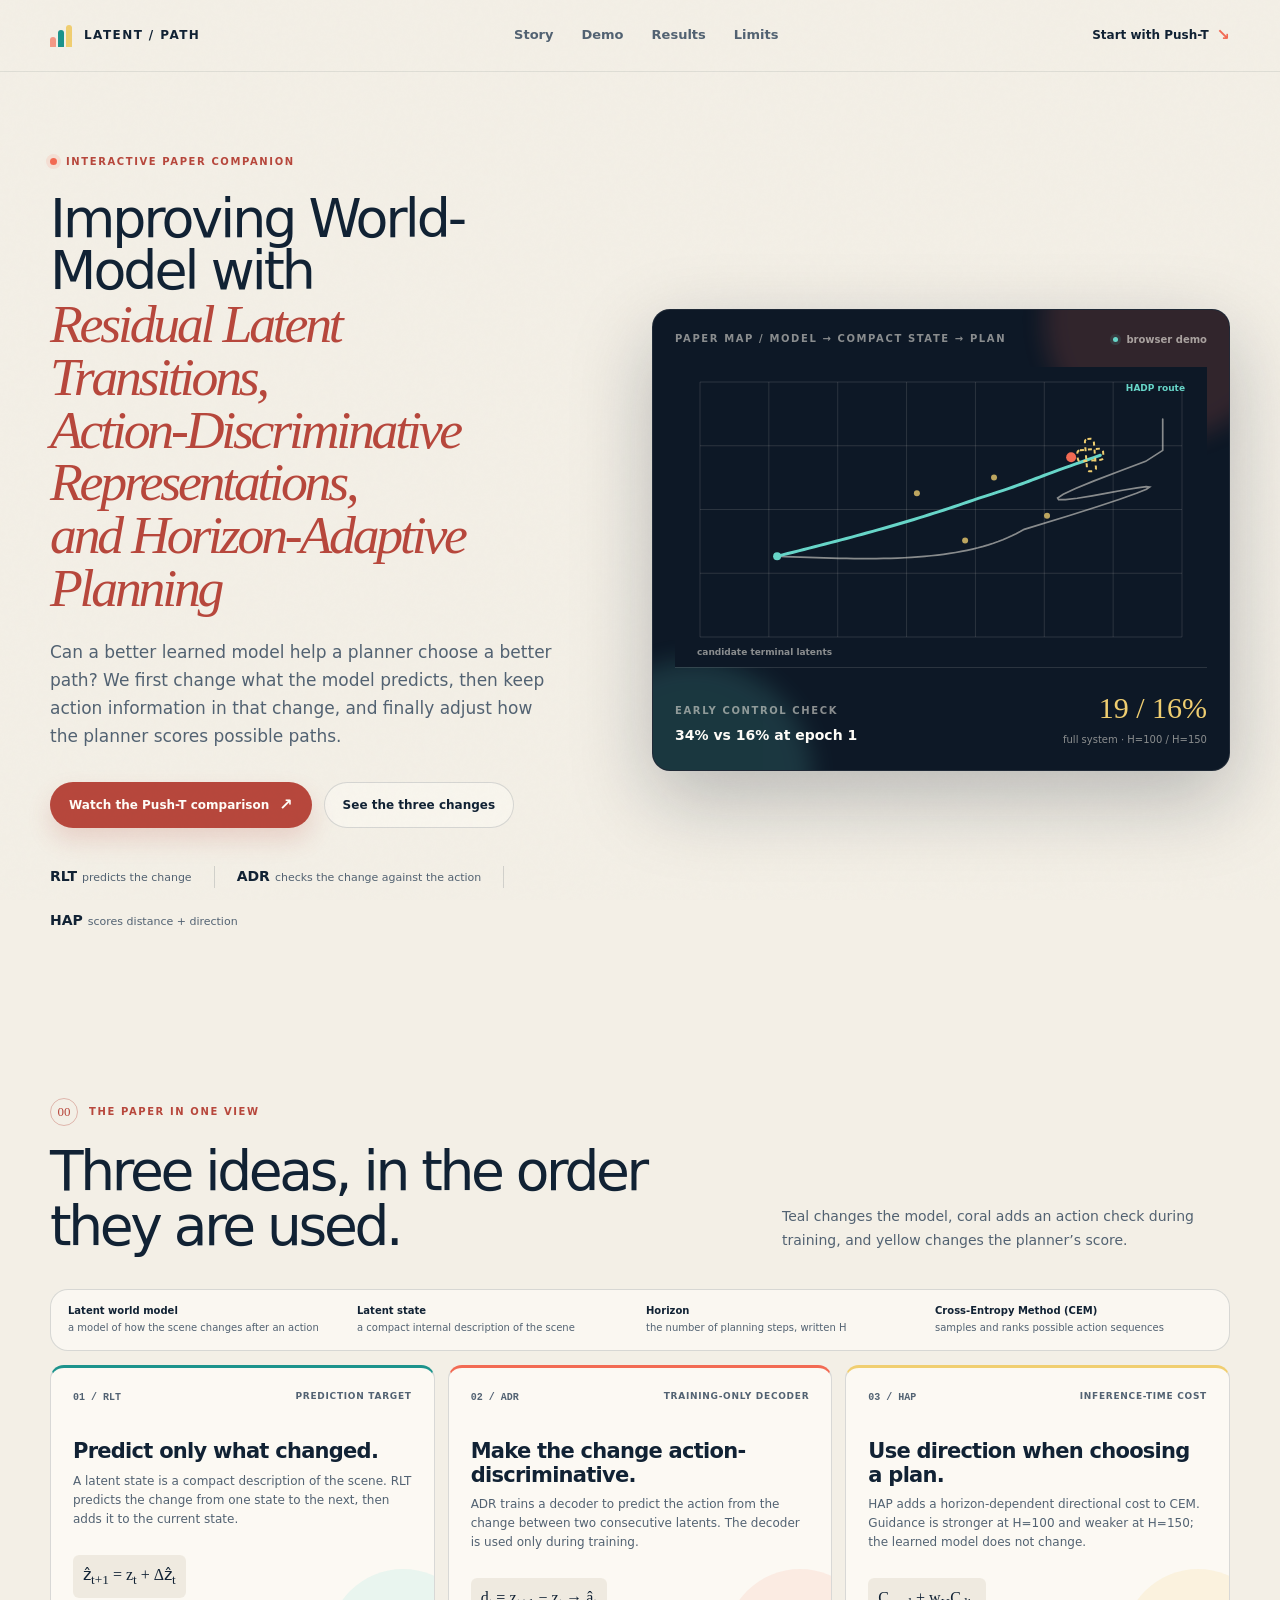
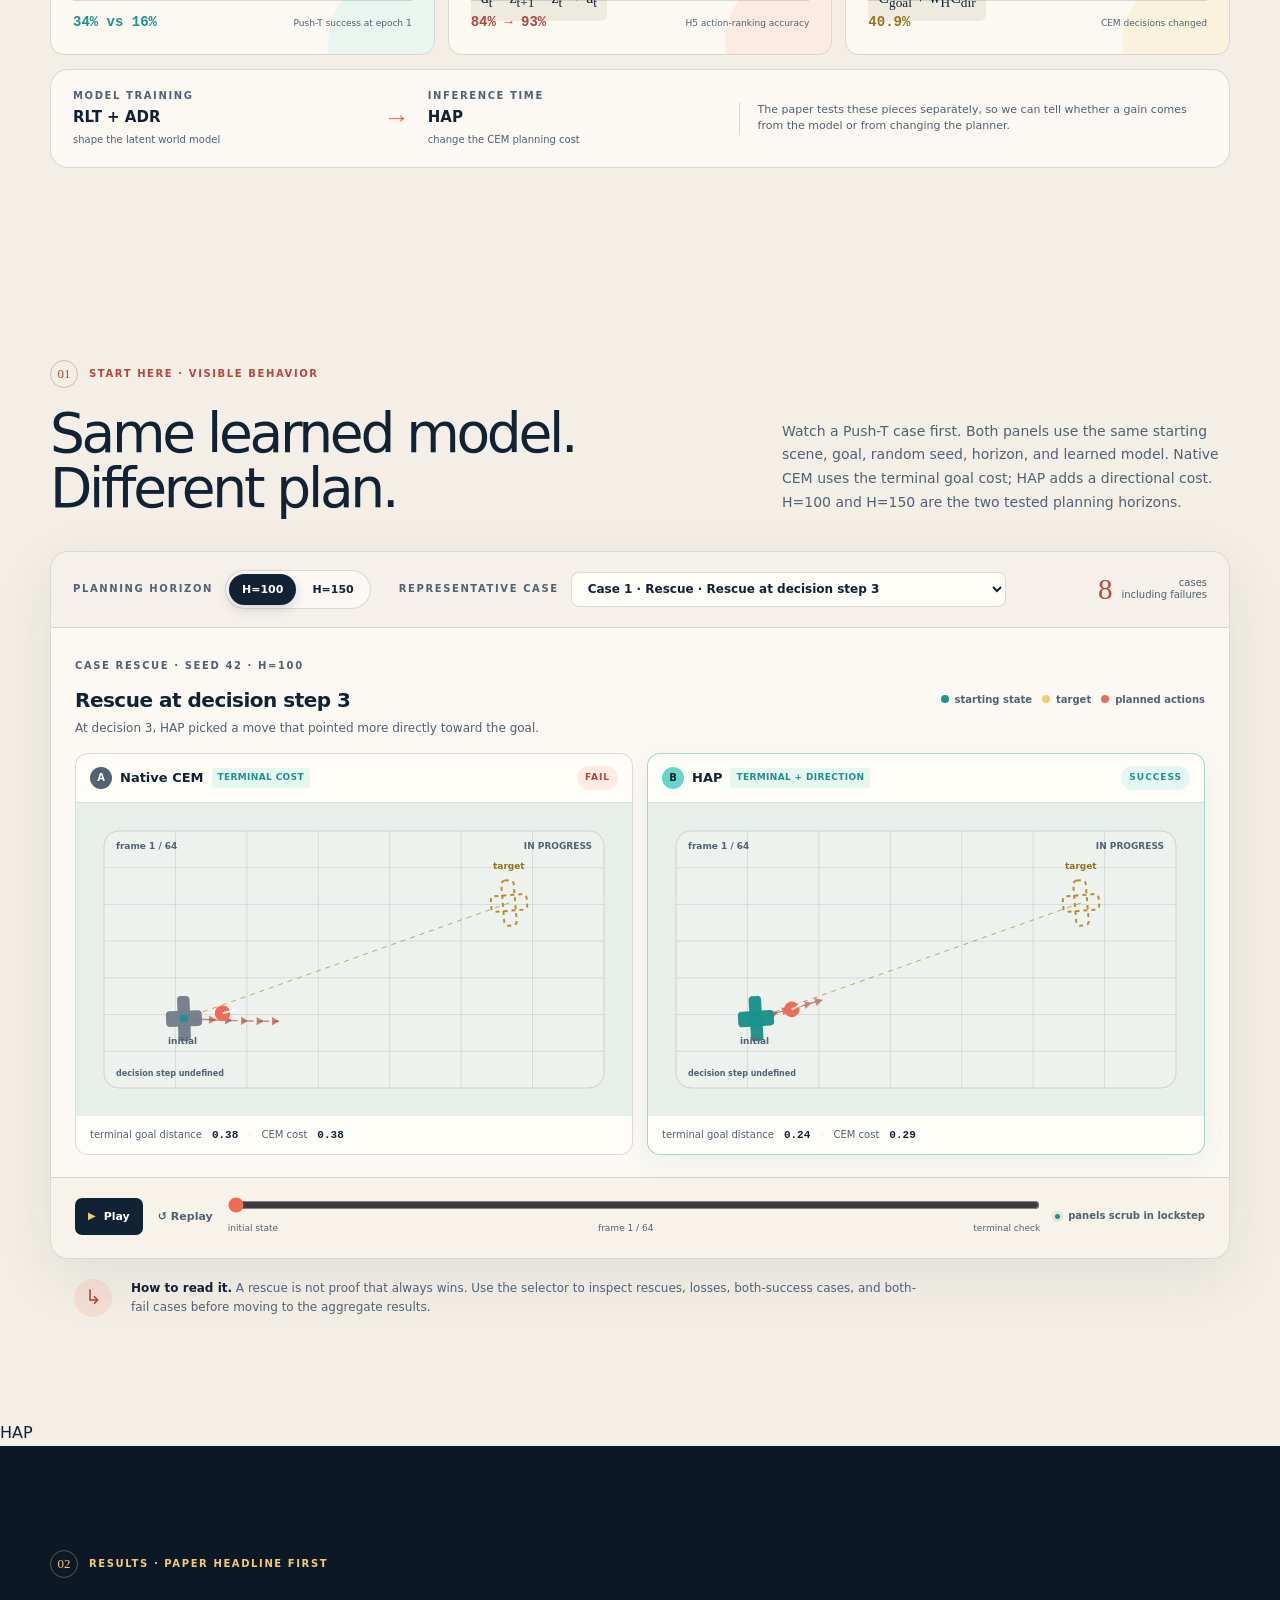
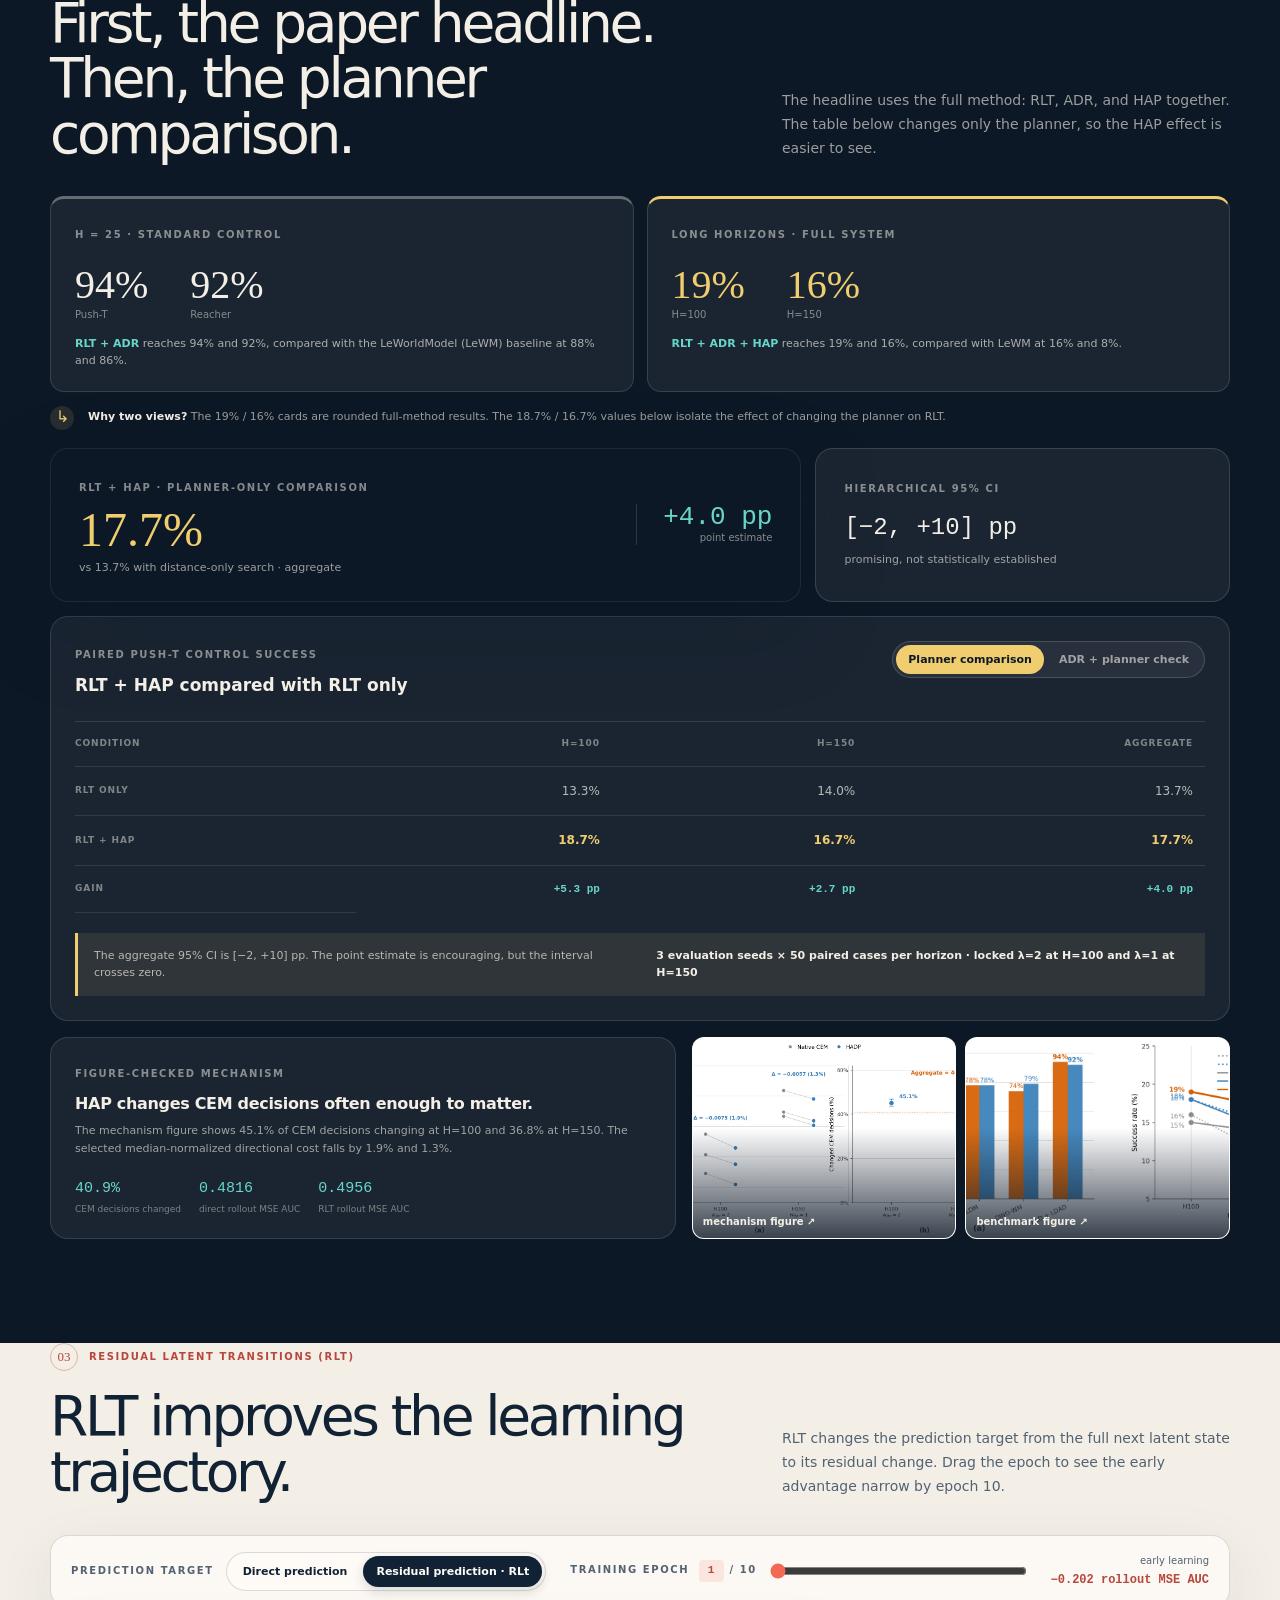
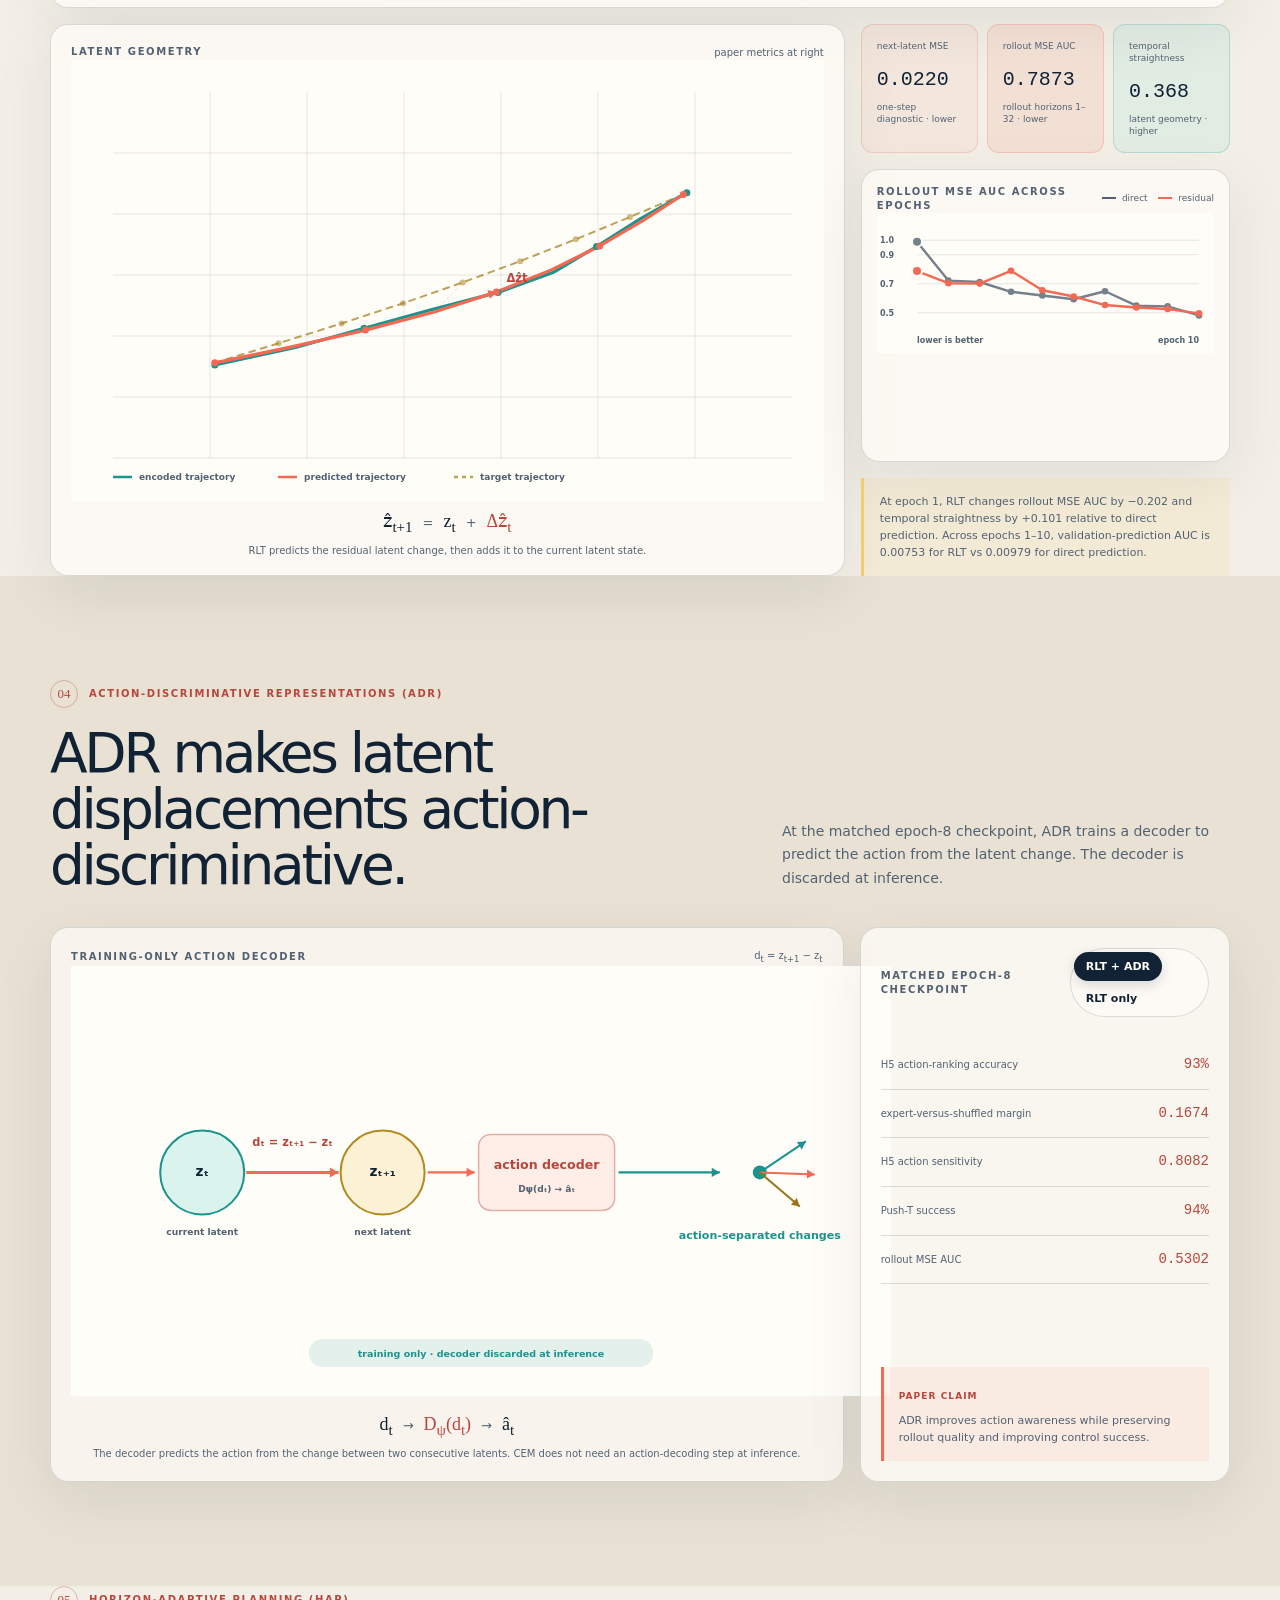
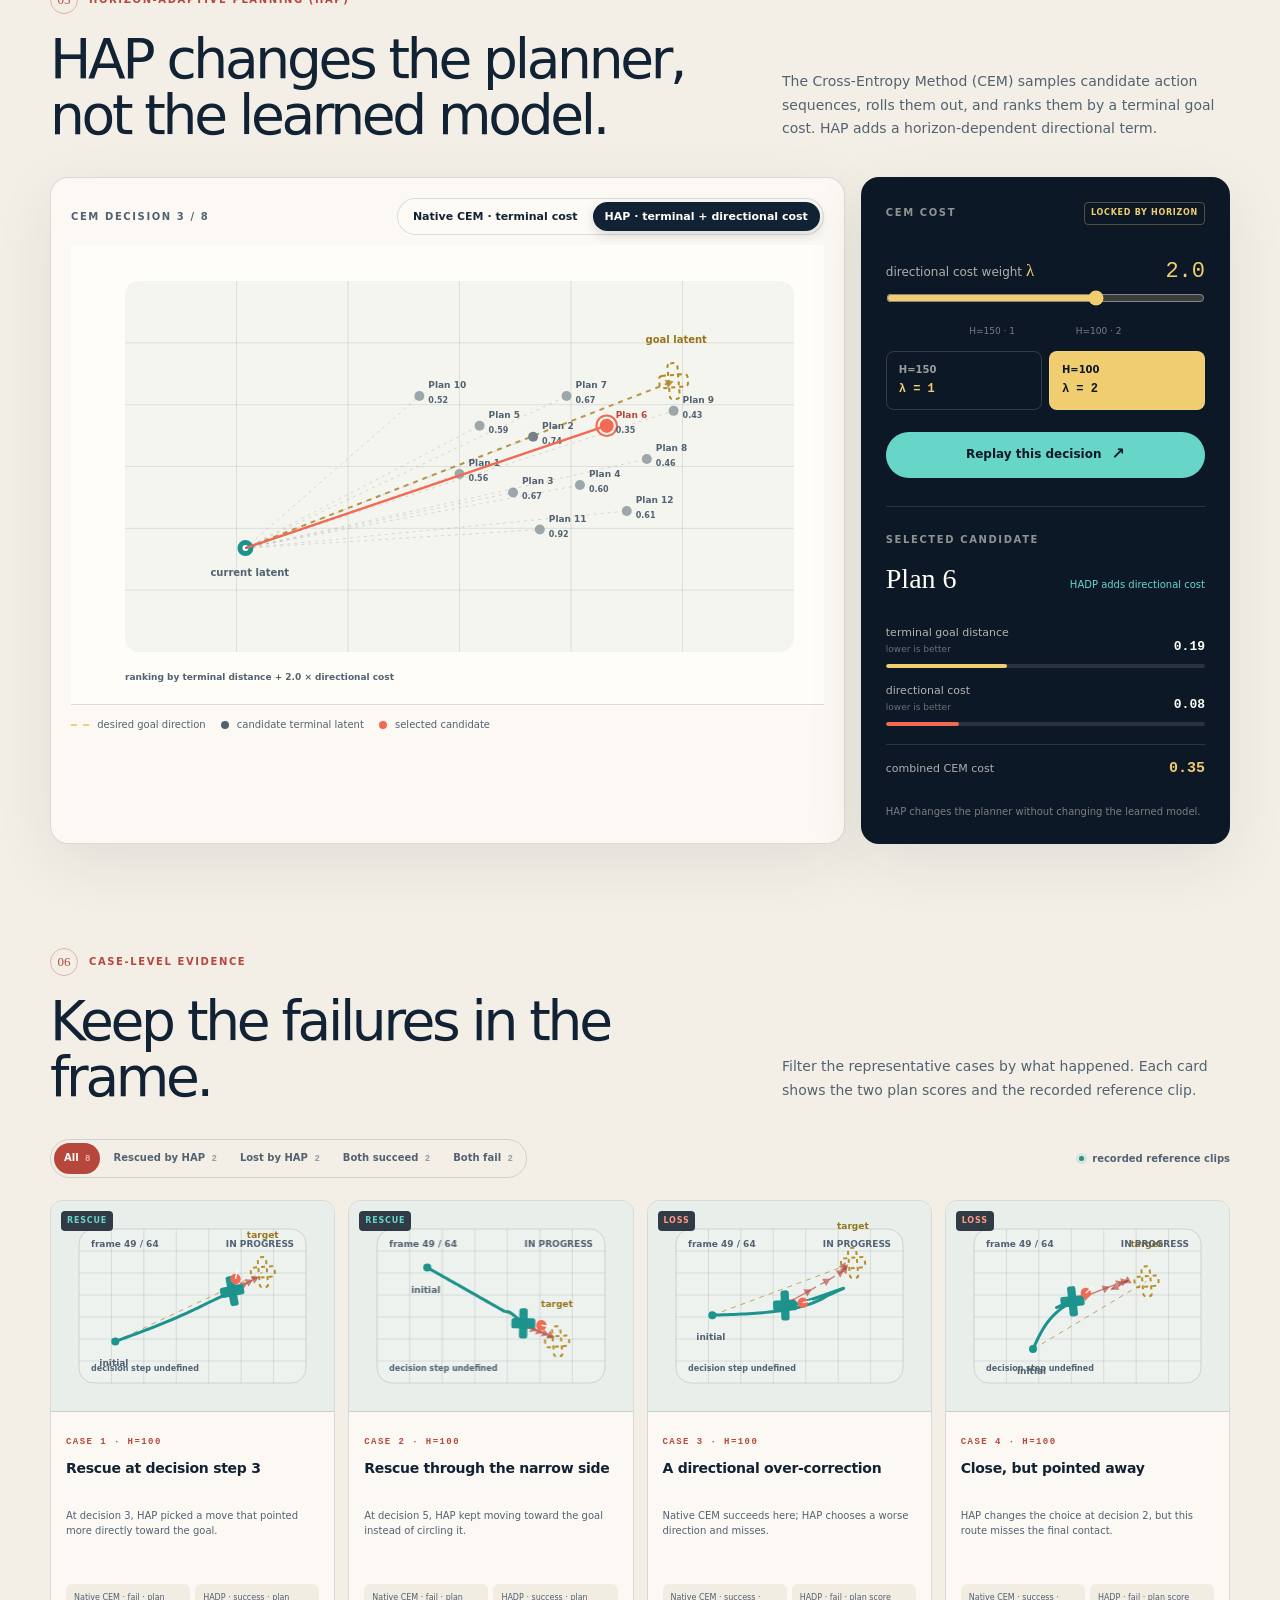
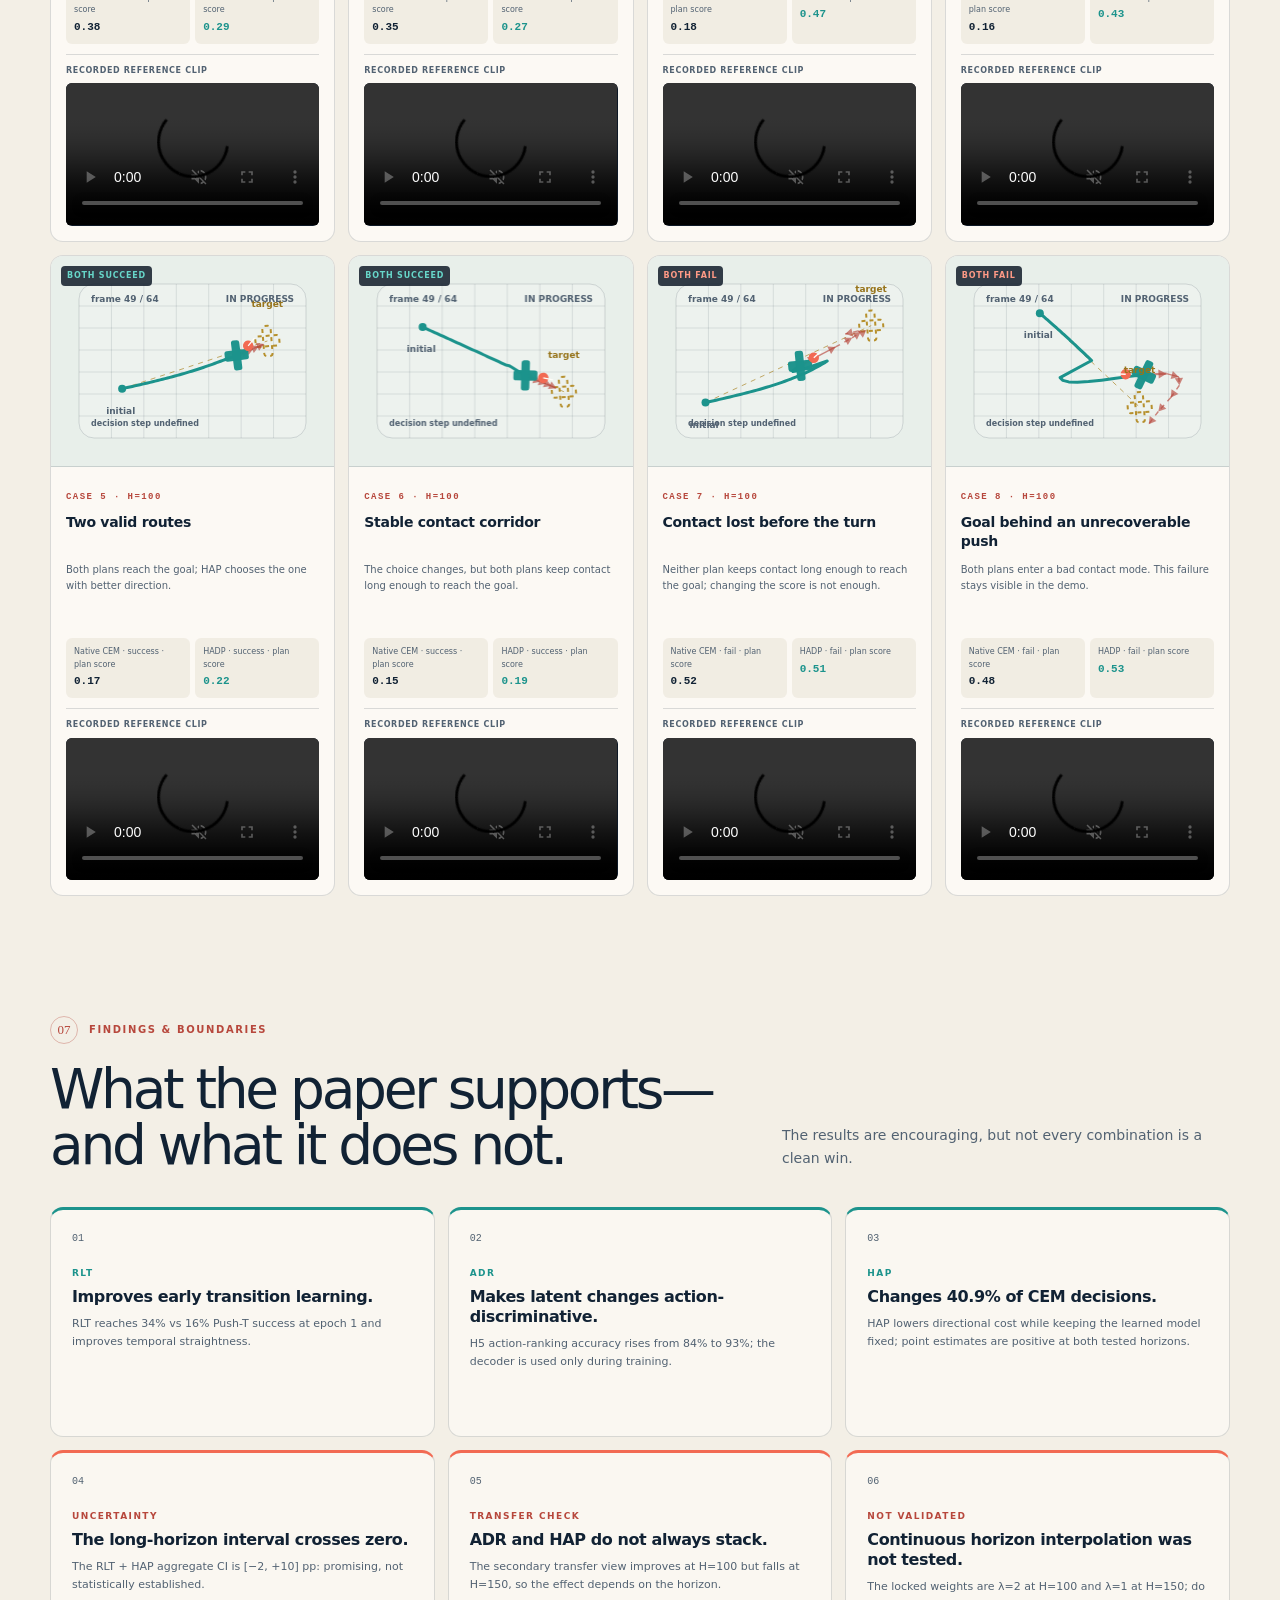
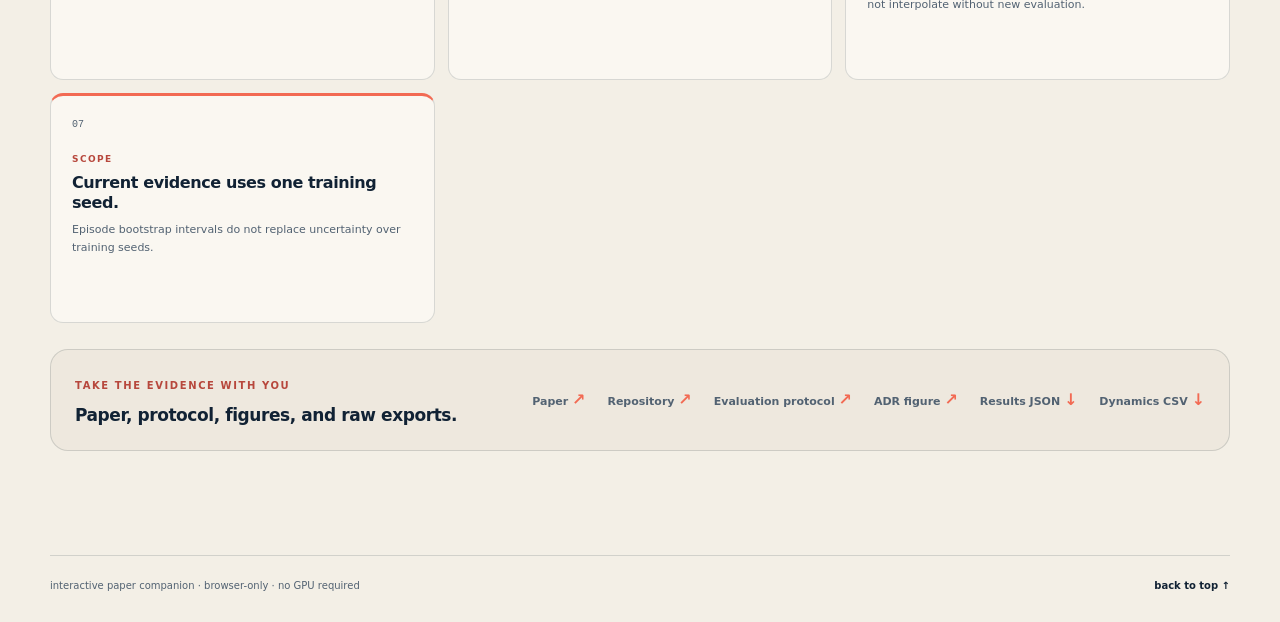
<file: index.html>
<!doctype html>
<html lang="en">
  <head>
    <meta charset="UTF-8" />
    <meta name="viewport" content="width=device-width, initial-scale=1.0" />
    <meta name="description" content="Interactive companion to Improving World-Model with Residual Latent Transitions, Action-Discriminative Representations, and Horizon-Adaptive Planning." />
    <meta name="theme-color" content="#0d1826" />
    <title>Improving World-Model with Residual Latent Transitions, Action-Discriminative Representations, and Horizon-Adaptive Planning</title>
    <link rel="stylesheet" href="./styles.css" />
  </head>
  <body>
    <div class="noise" aria-hidden="true"></div>
    <header class="site-nav">
      <a class="brand" href="#top" aria-label="Back to the top"><span class="brand-mark" aria-hidden="true"><i></i><i></i><i></i></span><span>latent / path</span></a>
      <nav class="nav-links" aria-label="Primary navigation">
        <a href="#story">Story</a>
        <a href="#rollouts">Demo</a>
        <a href="#evidence">Results</a>
        <a href="#boundaries">Limits</a>
      </nav>
      <a class="nav-cta" href="#rollouts">Start with Push-T <span aria-hidden="true">↘</span></a>
    </header>

    <main id="top">
      <section class="hero section-shell">
        <div class="hero-copy">
          <p class="eyebrow"><span class="eyebrow-dot"></span> Interactive paper companion</p>
          <h1 aria-label="Improving World-Model with Residual Latent Transitions, Action-Discriminative Representations, and Horizon-Adaptive Planning">Improving World-Model with<br /><em>Residual Latent Transitions,<br />Action-Discriminative Representations,<br />and Horizon-Adaptive Planning</em></h1>
          <p class="hero-lede">Can a better learned model help a planner choose a better path? We first change what the model predicts, then keep action information in that change, and finally adjust how the planner scores possible paths.</p>
          <div class="hero-actions"><a class="button button-primary" href="#rollouts">Watch the Push-T comparison <span aria-hidden="true">↗</span></a><a class="button button-quiet" href="#story">See the three changes</a></div>
          <div class="hero-proof" aria-label="Paper facts"><span><b>RLT</b> predicts the change</span><span><b>ADR</b> checks the change against the action</span><span><b>HAP</b> scores distance + direction</span></div>
        </div>
        <div class="hero-visual panel-dark" aria-label="Abstract planner preview">
          <div class="hero-visual-topline"><span class="mono-label">PAPER MAP / MODEL → COMPACT STATE → PLAN</span><span class="tiny-status"><i></i> browser demo</span></div>
          <canvas id="hero-canvas" width="620" height="350"></canvas>
          <div class="hero-visual-footer"><div><span class="micro-label">early control check</span><strong>34% vs 16% at epoch 1</strong></div><div class="hero-metric"><strong>19 / 16%</strong><span>full system · H=100 / H=150</span></div></div>
        </div>
      </section>

      <section class="section-shell story-section" id="story">
        <div class="section-head section-head-wide">
          <div><p class="section-kicker"><span>00</span> The paper in one view</p><h2>Three ideas, in the order they are used.</h2></div>
          <p class="section-intro">Teal changes the model, coral adds an action check during training, and yellow changes the planner’s score.</p>
        </div>
        <div class="reader-glossary panel" aria-label="Quick translation of paper terms"><span><b>Latent world model</b> a model of how the scene changes after an action</span><span><b>Latent state</b> a compact internal description of the scene</span><span><b>Horizon</b> the number of planning steps, written H</span><span><b>Cross-Entropy Method (CEM)</b> samples and ranks possible action sequences</span></div>
        <div class="paper-map">
            <article class="stage-card stage-rld"><div class="stage-top"><span>01 / RLT</span><b>prediction target</b></div><h3>Predict only what changed.</h3><p>A latent state is a compact description of the scene. RLT predicts the change from one state to the next, then adds it to the current state.</p><div class="stage-equation">ẑ<sub>t+1</sub> = z<sub>t</sub> + Δẑ<sub>t</sub></div><div class="stage-result"><strong>34% vs 16%</strong><span>Push-T success at epoch 1</span></div></article>
          <article class="stage-card stage-ldad"><div class="stage-top"><span>02 / ADR</span><b>training-only decoder</b></div><h3>Make the change action-discriminative.</h3><p>ADR trains a decoder to predict the action from the change between two consecutive latents. The decoder is used only during training.</p><div class="stage-equation">d<sub>t</sub> = z<sub>t+1</sub> − z<sub>t</sub> → â<sub>t</sub></div><div class="stage-result"><strong>84% → 93%</strong><span>H5 action-ranking accuracy</span></div></article>
          <article class="stage-card stage-hadp"><div class="stage-top"><span>03 / HAP</span><b>inference-time cost</b></div><h3>Use direction when choosing a plan.</h3><p>HAP adds a horizon-dependent directional cost to CEM. Guidance is stronger at H=100 and weaker at H=150; the learned model does not change.</p><div class="stage-equation">C<sub>goal</sub> + w<sub>H</sub>C<sub>dir</sub></div><div class="stage-result"><strong>40.9%</strong><span>CEM decisions changed</span></div></article>
        </div>
        <div class="method-separation panel"><div><span class="mono-label">MODEL TRAINING</span><strong>RLT + ADR</strong><small>shape the latent world model</small></div><div class="separation-arrow">→</div><div><span class="mono-label">INFERENCE TIME</span><strong>HAP</strong><small>change the CEM planning cost</small></div><p>The paper tests these pieces separately, so we can tell whether a gain comes from the model or from changing the planner.</p></div>
      </section>

      <section class="section-shell section-first" id="rollouts">
        <div class="section-head section-head-wide"><div><p class="section-kicker"><span>01</span> Start here · visible behavior</p><h2>Same learned model. Different plan.</h2></div><p class="section-intro">Watch a Push-T case first. Both panels use the same starting scene, goal, random seed, horizon, and learned model. Native CEM uses the terminal goal cost; HAP adds a directional cost. H=100 and H=150 are the two tested planning horizons.</p></div>
        <div class="panel rollout-panel">
          <div class="control-strip"><div class="control-block"><span class="control-label">Planning horizon</span><div class="segmented" role="group" aria-label="Planning horizon"><button class="segment is-active" data-horizon="100" type="button">H=100</button><button class="segment" data-horizon="150" type="button">H=150</button></div></div><div class="control-block episode-control"><label class="control-label" for="episode-select">Representative case</label><select id="episode-select" class="select-control" aria-label="Choose a representative episode"></select></div><div class="case-count"><strong>8</strong><span>cases<br />including failures</span></div></div>
          <div class="rollout-context"><div><span class="mono-label" id="rollout-case-code">CASE RESCUE · SEED 42 · H=100</span><h3 id="rollout-case-title">Rescue at decision step 3</h3><p id="rollout-case-caption">At decision 3, HAP picked a move that pointed more directly toward the goal.</p></div><div class="context-chips"><span class="context-chip"><i class="dot dot-cyan"></i> starting state</span><span class="context-chip"><i class="dot dot-yellow"></i> target</span><span class="context-chip"><i class="dot dot-coral"></i> planned actions</span></div></div>
          <div class="planner-grid"><article class="planner-card"><div class="planner-card-head"><div><span class="planner-index">A</span><span class="planner-name">Native CEM</span><span class="planner-tag">terminal cost</span></div><span class="result-pill result-pill-muted" id="native-result">FAIL</span></div><canvas id="native-rollout" class="rollout-canvas" width="640" height="360"></canvas><div class="planner-card-foot"><span>terminal goal distance</span><strong id="native-distance">0.38</strong><span class="foot-sep">·</span><span>CEM cost</span><strong id="native-score">0.38</strong></div></article><article class="planner-card planner-card-accent"><div class="planner-card-head"><div><span class="planner-index planner-index-accent">B</span><span class="planner-name">HAP</span><span class="planner-tag">terminal + direction</span></div><span class="result-pill result-pill-success" id="hadp-result">SUCCESS</span></div><canvas id="hadp-rollout" class="rollout-canvas" width="640" height="360"></canvas><div class="planner-card-foot"><span>terminal goal distance</span><strong id="hadp-distance">0.24</strong><span class="foot-sep">·</span><span>CEM cost</span><strong id="hadp-score">0.29</strong></div></article></div>
          <div class="rollout-controls"><button class="icon-button" id="play-rollout" type="button" aria-label="Play rollout"><span class="play-icon">▶</span><span id="play-label">Play</span></button><button class="text-button" id="replay-rollout" type="button">↺ Replay</button><div class="scrub-wrap"><label class="sr-only" for="rollout-scrub">Scrub synchronized rollout</label><input id="rollout-scrub" type="range" min="0" max="64" value="0" step="1" /><div class="scrub-ticks"><span>initial state</span><span id="frame-label">frame 1 / 64</span><span>terminal check</span></div></div><span class="replay-note"><i></i> panels scrub in lockstep</span></div>
        </div>
        <div class="section-note"><span class="note-mark">↳</span><p><strong>How to read it.</strong> A rescue is not proof that  always wins. Use the selector to inspect rescues, losses, both-success cases, and both-fail cases before moving to the aggregate results.</p></div>
      </section>HAP

      <section class="section-shell evidence-section" id="evidence">
        <div class="section-head section-head-wide"><div><p class="section-kicker"><span>02</span> Results · paper headline first</p><h2>First, the paper headline. Then, the planner comparison.</h2></div><p class="section-intro">The headline uses the full method: RLT, ADR, and HAP together. The table below changes only the planner, so the HAP effect is easier to see.</p></div>
        <div class="paper-results-grid"><article class="paper-result-card"><span class="mono-label">H = 25 · STANDARD CONTROL</span><div class="paper-result-row"><div><strong>94%</strong><span>Push-T</span></div><div><strong>92%</strong><span>Reacher</span></div></div><p><b>RLT + ADR</b> reaches 94% and 92%, compared with the LeWorldModel (LeWM) baseline at 88% and 86%.</p></article><article class="paper-result-card paper-result-card-accent"><span class="mono-label">LONG HORIZONS · FULL SYSTEM</span><div class="paper-result-row"><div><strong>19%</strong><span>H=100</span></div><div><strong>16%</strong><span>H=150</span></div></div><p><b>RLT + ADR + HAP</b> reaches 19% and 16%, compared with LeWM at 16% and 8%.</p></article></div>
        <div class="paper-note"><span>↳</span><p><strong>Why two views?</strong> The 19% / 16% cards are rounded full-method results. The 18.7% / 16.7% values below isolate the effect of changing the planner on RLT.</p></div>
        <div class="evidence-topline"><div class="evidence-hero panel-dark"><div><span class="mono-label">RLT + HAP · PLANNER-ONLY COMPARISON</span><strong>17.7%</strong><span class="evidence-sub">vs 13.7% with distance-only search · aggregate</span></div><div class="gain-badge"><strong>+4.0 pp</strong><span>point estimate</span></div></div><div class="ci-card panel"><span class="mono-label">HIERARCHICAL 95% CI</span><strong>[−2, +10] pp</strong><span>promising, not statistically established</span></div></div>
        <div class="results-panel panel"><div class="results-header"><div><span class="mono-label">PAIRED PUSH-T CONTROL SUCCESS</span><h3 id="results-title">RLT + HAP compared with RLT only</h3></div><div class="toggle-group result-tabs" role="tablist" aria-label="Result comparison"><button class="toggle-button is-active" data-result-tab="headline" type="button">Planner comparison</button><button class="toggle-button" data-result-tab="transfer" type="button">ADR + planner check</button></div></div><div id="results-table" class="results-table-wrap"></div><div id="results-insight" class="results-insight"></div></div>
        <div class="figure-context-row"><div class="figure-context-copy"><span class="mono-label">FIGURE-CHECKED MECHANISM</span><h3>HAP changes CEM decisions often enough to matter.</h3><p id="figure-context-copy">The mechanism figure shows 45.1% of CEM decisions changing at H=100 and 36.8% at H=150. The selected median-normalized directional cost falls by 1.9% and 1.3%.</p><div class="figure-stat-row"><span><b>40.9%</b><small>CEM decisions changed</small></span><span><b>0.4816</b><small>direct rollout MSE AUC</small></span><span><b>0.4956</b><small>RLT rollout MSE AUC</small></span></div></div><div class="figure-thumbs" aria-label="Source figure exports"><a href="./assets/figures/hadp_mechanism.png" target="_blank" rel="noreferrer"><img src="./assets/figures/hadp_mechanism.png" alt="HAP mechanism figure export" /><span>mechanism figure ↗</span></a><a href="./assets/figures/sota_comparison.png" target="_blank" rel="noreferrer"><img src="./assets/figures/sota_comparison.png" alt="Paper benchmark figure export" /><span>benchmark figure ↗</span></a></div></div>
      </section>

      <section class="section-shell" id="dynamics">
        <div class="section-head section-head-wide"><div><p class="section-kicker"><span>03</span> Residual Latent Transitions (RLT)</p><h2>RLT improves the learning trajectory.</h2></div><p class="section-intro">RLT changes the prediction target from the full next latent state to its residual change. Drag the epoch to see the early advantage narrow by epoch 10.</p></div>
        <div class="dynamics-toolbar panel"><div class="control-block"><span class="control-label">Prediction target</span><div class="segmented" role="group" aria-label="Prediction target"><button class="segment" data-dynamics-model="direct" type="button">Direct prediction</button><button class="segment is-active" data-dynamics-model="residual" type="button">Residual prediction · RLt</button></div></div><div class="epoch-control"><label class="control-label" for="epoch-slider">Training epoch <output id="epoch-value">1</output> / 10</label><input id="epoch-slider" type="range" min="1" max="10" value="1" step="1" /></div><div class="epoch-callout"><span>early learning</span><strong id="epoch-delta">−0.202 rollout MSE AUC</strong></div></div>
        <div class="dynamics-layout"><div class="panel latent-visual-panel"><div class="plot-toolbar"><span class="mono-label">LATENT GEOMETRY</span><span class="plot-hint">paper metrics at right</span></div><canvas id="latent-canvas" width="820" height="480"></canvas><div class="latent-equation" id="latent-equation"><span>ẑ<sub>t+1</sub></span><b>=</b><span>z<sub>t</sub></span><b>+</b><span class="equation-accent">Δẑ<sub>t</sub></span></div><p class="plot-caption">RLT predicts the residual latent change, then adds it to the current latent state.</p></div><aside class="dynamics-aside"><div class="metric-grid"><div class="metric-card"><span>next-latent MSE</span><strong id="metric-next">0.0220</strong><small>one-step diagnostic · lower</small></div><div class="metric-card metric-card-coral"><span>rollout MSE AUC</span><strong id="metric-rollout">0.7873</strong><small>rollout horizons 1–32 · lower</small></div><div class="metric-card metric-card-teal"><span>temporal straightness</span><strong id="metric-straightness">0.368</strong><small>latent geometry · higher</small></div></div><div class="panel mini-chart-panel"><div class="mini-chart-head"><span class="mono-label">ROLLOUT MSE AUC ACROSS EPOCHS</span><span class="chart-key"><i class="key-direct"></i> direct <i class="key-residual"></i> residual</span></div><canvas id="dynamics-chart" width="650" height="270"></canvas></div><div class="dynamics-readout" id="dynamics-readout">At epoch 1, residual prediction lowers rollout MSE AUC by 0.202 and raises temporal straightness by 0.101 relative to direct prediction.</div></aside></div>
      </section>

      <section class="section-shell section-tint" id="ldad">
        <div class="section-head section-head-wide"><div><p class="section-kicker"><span>04</span> Action-Discriminative Representations (ADR)</p><h2>ADR makes latent displacements action-discriminative.</h2></div><p class="section-intro">At the matched epoch-8 checkpoint, ADR trains a decoder to predict the action from the latent change. The decoder is discarded at inference.</p></div>
        <div class="ldad-layout"><div class="panel ldad-visual-panel"><div class="plot-toolbar"><span class="mono-label">TRAINING-ONLY ACTION DECODER</span><span class="plot-hint">d<sub>t</sub> = z<sub>t+1</sub> − z<sub>t</sub></span></div><canvas id="ldad-canvas" width="820" height="430"></canvas><div class="latent-equation"><span>d<sub>t</sub></span><b>→</b><span class="equation-accent">D<sub>ψ</sub>(d<sub>t</sub>)</span><b>→</b><span>â<sub>t</sub></span></div><p class="plot-caption">The decoder predicts the action from the change between two consecutive latents. CEM does not need an action-decoding step at inference.</p></div><aside class="panel ldad-aside"><div class="plot-toolbar"><span class="mono-label">MATCHED EPOCH-8 CHECKPOINT</span><div class="toggle-group" role="group" aria-label="ADR comparison"><button class="toggle-button is-active" data-ldad-model="ldad" type="button">RLT + ADR</button><button class="toggle-button" data-ldad-model="rld" type="button">RLT only</button></div></div><div class="ldad-score-list"><div><span>H5 action-ranking accuracy</span><strong id="ldad-ranking">93%</strong></div><div><span>expert-versus-shuffled margin</span><strong id="ldad-margin">0.1674</strong></div><div><span>H5 action sensitivity</span><strong id="ldad-sensitivity">0.8082</strong></div><div><span>Push-T success</span><strong id="ldad-control">94%</strong></div><div><span>rollout MSE AUC</span><strong id="ldad-rollout">0.5302</strong></div></div><div class="ldad-claim"><span>paper claim</span><p>ADR improves action awareness while preserving rollout quality and improving control success.</p></div></aside></div>
      </section>

      <section class="section-shell" id="microscope">
        <div class="section-head section-head-wide"><div><p class="section-kicker"><span>05</span> Horizon-Adaptive Planning (HAP)</p><h2>HAP changes the planner, not the learned model.</h2></div><p class="section-intro">The Cross-Entropy Method (CEM) samples candidate action sequences, rolls them out, and ranks them by a terminal goal cost. HAP adds a horizon-dependent directional term.</p></div>
        <div class="microscope-layout"><div class="panel microscope-plot-panel"><div class="plot-toolbar"><span class="mono-label">CEM DECISION 3 / 8</span><div class="toggle-group" role="group" aria-label="Planner used for candidate ranking"><button class="toggle-button" data-planner-mode="native" type="button">Native CEM · terminal cost</button><button class="toggle-button is-active" data-planner-mode="hadp" type="button">HAP · terminal + directional cost</button></div></div><canvas id="microscope-canvas" width="820" height="500"></canvas><div class="plot-legend"><span><i class="legend-line legend-line-goal"></i> desired goal direction</span><span><i class="legend-dot legend-dot-candidate"></i> candidate terminal latent</span><span><i class="legend-dot legend-dot-selected"></i> selected candidate</span></div></div><aside class="panel microscope-aside"><div class="aside-heading"><span class="mono-label">CEM COST</span><span class="lock-badge">LOCKED BY HORIZON</span></div><div class="weight-row"><span>directional cost weight <b>λ</b></span><output id="weight-value">2.0</output></div><div class="range-wrap"><input id="weight-slider" type="range" min="0" max="3" value="2" step="0.1" aria-label="Directional cost weight" /><div class="range-markers" aria-hidden="true"><span style="left: 33.33%">H=150 · 1</span><span style="left: 66.66%">H=100 · 2</span></div></div><div class="locked-horizons"><button class="locked-horizon" data-horizon="150" type="button"><span>H=150</span><strong>λ = 1</strong></button><button class="locked-horizon is-active" data-horizon="100" type="button"><span>H=100</span><strong>λ = 2</strong></button></div><button class="button button-dark-wide" id="microscope-replay" type="button">Replay this decision <span aria-hidden="true">↗</span></button><div class="selected-candidate"><span class="micro-label">SELECTED CANDIDATE</span><div class="selected-line"><strong id="selected-candidate">Plan 6</strong><span id="selected-candidate-note">HAP adds a directional term</span></div></div><div class="score-stack"><div class="score-row"><div><span>terminal goal distance</span><small>lower is better</small></div><strong id="terminal-score">0.19</strong></div><div class="score-bar"><i id="terminal-score-bar" style="width: 38%"></i></div><div class="score-row"><div><span>directional cost</span><small>lower is better</small></div><strong id="direction-score">0.08</strong></div><div class="score-bar score-bar-coral"><i id="direction-score-bar" style="width: 22%"></i></div><div class="score-total"><span>combined CEM cost</span><strong id="combined-score">0.35</strong></div></div><p class="aside-footnote">HAP changes the planner without changing the learned model.</p></aside></div>
      </section>

      <section class="section-shell gallery-section" id="gallery">
        <div class="section-head section-head-wide"><div><p class="section-kicker"><span>06</span> Case-level evidence</p><h2>Keep the failures in the frame.</h2></div><p class="section-intro">Filter the representative cases by what happened. Each card shows the two plan scores and the recorded reference clip.</p></div><div class="gallery-toolbar"><div class="filter-group" role="group" aria-label="Filter episode gallery"><button class="filter-button is-active" data-gallery-filter="all" type="button">All <span>8</span></button><button class="filter-button" data-gallery-filter="rescue" type="button">Rescued by HAP <span>2</span></button><button class="filter-button" data-gallery-filter="loss" type="button">Lost by HAP <span>2</span></button><button class="filter-button" data-gallery-filter="both-succeed" type="button">Both succeed <span>2</span></button><button class="filter-button" data-gallery-filter="both-fail" type="button">Both fail <span>2</span></button></div><span class="gallery-note"><i></i> recorded reference clips</span></div><div id="gallery-grid" class="gallery-grid"></div>
      </section>

      <section class="section-shell boundaries-section" id="boundaries">
        <div class="section-head section-head-wide"><div><p class="section-kicker"><span>07</span> Findings &amp; boundaries</p><h2>What the paper supports—and what it does not.</h2></div><p class="section-intro">The results are encouraging, but not every combination is a clean win.</p></div>
        <div class="evidence-map"><article class="finding-card finding-positive"><span class="finding-index">01</span><span class="finding-state">RLT</span><h3>Improves early transition learning.</h3><p>RLT reaches 34% vs 16% Push-T success at epoch 1 and improves temporal straightness.</p></article><article class="finding-card finding-positive"><span class="finding-index">02</span><span class="finding-state">ADR</span><h3>Makes latent changes action-discriminative.</h3><p>H5 action-ranking accuracy rises from 84% to 93%; the decoder is used only during training.</p></article><article class="finding-card finding-positive"><span class="finding-index">03</span><span class="finding-state">HAP</span><h3>Changes 40.9% of CEM decisions.</h3><p>HAP lowers directional cost while keeping the learned model fixed; point estimates are positive at both tested horizons.</p></article><article class="finding-card finding-boundary"><span class="finding-index">04</span><span class="finding-state">uncertainty</span><h3>The long-horizon interval crosses zero.</h3><p>The RLT + HAP aggregate CI is [−2, +10] pp: promising, not statistically established.</p></article><article class="finding-card finding-boundary"><span class="finding-index">05</span><span class="finding-state">transfer check</span><h3>ADR and HAP do not always stack.</h3><p>The secondary transfer view improves at H=100 but falls at H=150, so the effect depends on the horizon.</p></article><article class="finding-card finding-boundary"><span class="finding-index">06</span><span class="finding-state">not validated</span><h3>Continuous horizon interpolation was not tested.</h3><p>The locked weights are λ=2 at H=100 and λ=1 at H=150; do not interpolate without new evaluation.</p></article><article class="finding-card finding-boundary"><span class="finding-index">07</span><span class="finding-state">scope</span><h3>Current evidence uses one training seed.</h3><p>Episode bootstrap intervals do not replace uncertainty over training seeds.</p></article></div>
        <div class="resource-row panel"><div><span class="mono-label">TAKE THE EVIDENCE WITH YOU</span><h3>Paper, protocol, figures, and raw exports.</h3></div><div class="resource-links"><a href="https://arxiv.org/abs/2603.19312" target="_blank" rel="noreferrer">Paper <span>↗</span></a><a href="https://github.com/lc82111/video-jepa-demo" target="_blank" rel="noreferrer">Repository <span>↗</span></a><a href="./protocol.html">Evaluation protocol <span>↗</span></a><a href="./assets/figures/ldad_action_awareness.png" target="_blank" rel="noreferrer">ADR figure <span>↗</span></a><a href="./data/results.json" download>Results JSON <span>↓</span></a><a href="./data/training-dynamics.csv" download>Dynamics CSV <span>↓</span></a></div></div>
      </section>
    </main>
    <footer class="site-footer section-shell"><span>interactive paper companion · browser-only · no GPU required</span><a href="#top">back to top ↑</a></footer>
    <script src="./data.js"></script><script src="./app.js"></script>
  </body>
</html>
</file>
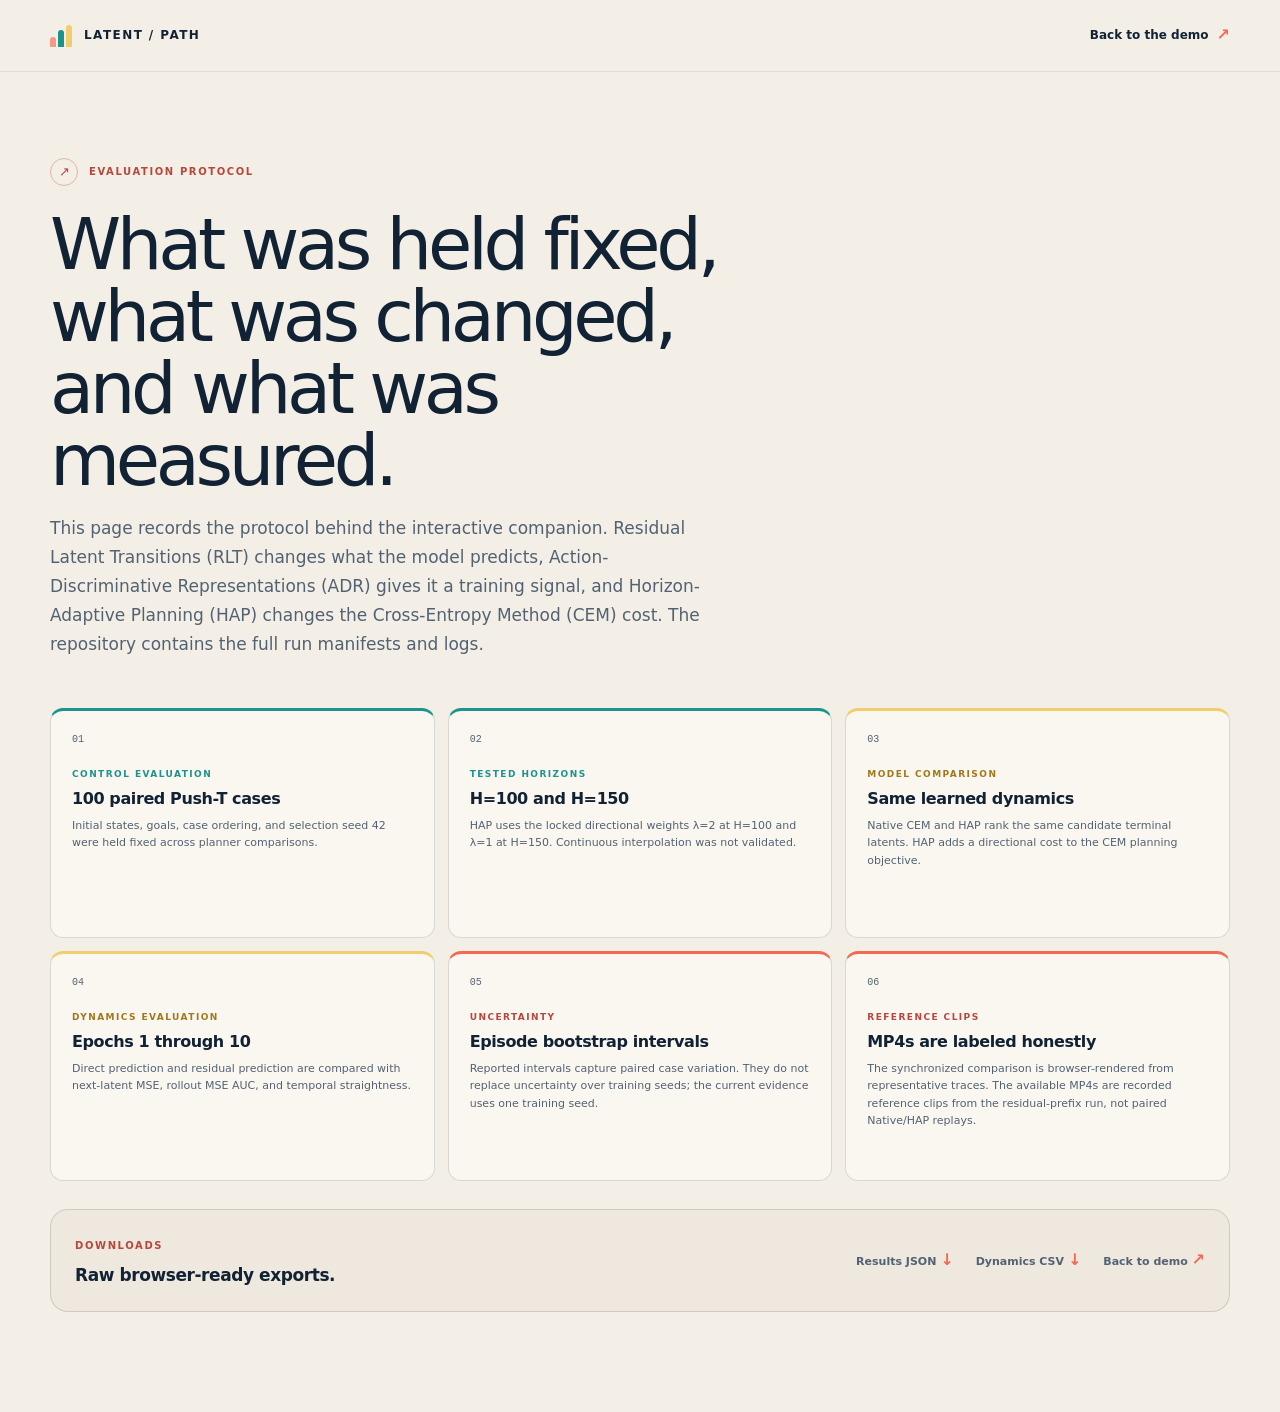
<file: protocol.html>
<!doctype html>
<html lang="en">
  <head>
    <meta charset="UTF-8" />
    <meta name="viewport" content="width=device-width, initial-scale=1.0" />
    <title>Evaluation protocol · Improving World-Model with Residual Latent Transitions, Action-Discriminative Representations, and Horizon-Adaptive Planning</title>
    <link rel="stylesheet" href="./styles.css" />
  </head>
  <body>
    <header class="site-nav">
      <a class="brand" href="./index.html"><span class="brand-mark" aria-hidden="true"><i></i><i></i><i></i></span><span>latent / path</span></a>
      <a class="nav-cta" href="./index.html">Back to the demo <span aria-hidden="true">↗</span></a>
    </header>
    <main class="section-shell" style="padding-top: 86px; padding-bottom: 100px;">
      <p class="section-kicker"><span>↗</span> Evaluation protocol</p>
      <h1 style="max-width: 760px; margin: 22px 0 18px; font-size: clamp(42px, 6vw, 72px); font-weight: 500; letter-spacing: -0.06em; line-height: 1;">What was held fixed, what was changed, and what was measured.</h1>
      <p style="max-width: 680px; color: var(--ink-soft); font-size: 17px; line-height: 1.7;">This page records the protocol behind the interactive companion. Residual Latent Transitions (RLT) changes what the model predicts, Action-Discriminative 
Representations (ADR) gives it a training signal, and Horizon-Adaptive Planning (HAP) changes the Cross-Entropy Method (CEM) cost. The repository contains the full run manifests and logs.</p>

      <div class="evidence-map" style="margin-top: 50px;">
        <article class="finding-card finding-positive"><span class="finding-index">01</span><span class="finding-state">control evaluation</span><h3>100 paired Push-T cases</h3><p>Initial states, goals, case ordering, and selection seed 42 were held fixed across planner comparisons.</p></article>
        <article class="finding-card finding-positive"><span class="finding-index">02</span><span class="finding-state">tested horizons</span><h3>H=100 and H=150</h3><p>HAP uses the locked directional weights λ=2 at H=100 and λ=1 at H=150. Continuous interpolation was not validated.</p></article>
        <article class="finding-card finding-neutral"><span class="finding-index">03</span><span class="finding-state">model comparison</span><h3>Same learned dynamics</h3><p>Native CEM and HAP rank the same candidate terminal latents. HAP adds a directional cost to the CEM planning objective.</p></article>
        <article class="finding-card finding-neutral"><span class="finding-index">04</span><span class="finding-state">dynamics evaluation</span><h3>Epochs 1 through 10</h3><p>Direct prediction and residual prediction are compared with next-latent MSE, rollout MSE AUC, and temporal straightness.</p></article>
        <article class="finding-card finding-boundary"><span class="finding-index">05</span><span class="finding-state">uncertainty</span><h3>Episode bootstrap intervals</h3><p>Reported intervals capture paired case variation. They do not replace uncertainty over training seeds; the current evidence uses one training seed.</p></article>
        <article class="finding-card finding-boundary"><span class="finding-index">06</span><span class="finding-state">reference clips</span><h3>MP4s are labeled honestly</h3><p>The synchronized comparison is browser-rendered from representative traces. The available MP4s are recorded reference clips from the residual-prefix run, not paired Native/HAP replays.</p></article>
      </div>

      <div class="resource-row panel" style="margin-top: 28px;">
        <div><span class="mono-label">DOWNLOADS</span><h3>Raw browser-ready exports.</h3></div>
        <div class="resource-links"><a href="./data/results.json" download>Results JSON <span>↓</span></a><a href="./data/training-dynamics.csv" download>Dynamics CSV <span>↓</span></a><a href="./index.html">Back to demo <span>↗</span></a></div>
      </div>
    </main>
  </body>
</html>
</file>
<file: styles.css>
:root {
  --paper: #f3efe6;
  --paper-deep: #e8e1d4;
  --ink: #112234;
  --ink-soft: #526272;
  --navy: #0d1826;
  --navy-2: #172b3e;
  --navy-3: #203b50;
  --line: rgba(17, 34, 52, 0.15);
  --line-light: rgba(243, 239, 230, 0.18);
  --cyan: #67d6c9;
  --cyan-deep: #1c938c;
  --coral: #f26a53;
  --coral-deep: #b7473c;
  --yellow: #f0ce70;
  --white: #fffdf8;
  --serif: Georgia, "Times New Roman", serif;
  --sans: Inter, ui-sans-serif, system-ui, -apple-system, BlinkMacSystemFont, "Segoe UI", sans-serif;
  --mono: "SFMono-Regular", Consolas, "Liberation Mono", monospace;
  --shadow: 0 18px 60px rgba(17, 34, 52, 0.08);
  --radius: 18px;
}

* {
  box-sizing: border-box;
}

html {
  scroll-behavior: smooth;
}

body {
  margin: 0;
  color: var(--ink);
  background: var(--paper);
  font-family: var(--sans);
  font-size: 16px;
  line-height: 1.55;
  overflow-x: hidden;
}

body::selection {
  color: var(--paper);
  background: var(--coral);
}

a {
  color: inherit;
  text-decoration: none;
}

button,
select,
input {
  font: inherit;
}

button {
  color: inherit;
}

.noise {
  position: fixed;
  z-index: 50;
  inset: 0;
  pointer-events: none;
  opacity: 0.035;
  background-image: url("data:image/svg+xml,%3Csvg viewBox='0 0 160 160' xmlns='http://www.w3.org/2000/svg'%3E%3Cfilter id='n'%3E%3CfeTurbulence type='fractalNoise' baseFrequency='.95' numOctaves='3' stitchTiles='stitch'/%3E%3C/filter%3E%3Crect width='100%25' height='100%25' filter='url(%23n)' opacity='.55'/%3E%3C/svg%3E");
  mix-blend-mode: multiply;
}

.sr-only {
  position: absolute;
  width: 1px;
  height: 1px;
  padding: 0;
  margin: -1px;
  overflow: hidden;
  clip: rect(0, 0, 0, 0);
  white-space: nowrap;
  border: 0;
}

.site-nav {
  position: sticky;
  z-index: 30;
  top: 0;
  display: flex;
  align-items: center;
  justify-content: space-between;
  width: 100%;
  min-height: 72px;
  padding: 0 max(20px, calc((100vw - 1180px) / 2));
  border-bottom: 1px solid rgba(17, 34, 52, 0.09);
  background: rgba(243, 239, 230, 0.9);
  backdrop-filter: blur(18px);
}

.brand {
  display: inline-flex;
  align-items: center;
  gap: 10px;
  color: var(--ink);
  font-size: 12px;
  font-weight: 800;
  letter-spacing: 0.12em;
  text-transform: uppercase;
}

.brand-mark {
  display: inline-flex;
  align-items: end;
  gap: 2px;
  width: 24px;
  height: 22px;
}

.brand-mark i {
  display: block;
  width: 6px;
  border-radius: 10px 10px 2px 2px;
  background: var(--coral);
}

.brand-mark i:nth-child(1) { height: 10px; opacity: 0.65; }
.brand-mark i:nth-child(2) { height: 17px; background: var(--cyan-deep); }
.brand-mark i:nth-child(3) { height: 22px; background: var(--yellow); }

.nav-links {
  display: flex;
  align-items: center;
  gap: 28px;
  color: var(--ink-soft);
  font-size: 13px;
  font-weight: 700;
}

.nav-links a,
.nav-cta,
.resource-links a,
.site-footer a {
  transition: color 180ms ease, transform 180ms ease;
}

.nav-links a:hover,
.resource-links a:hover,
.site-footer a:hover {
  color: var(--coral-deep);
}

.nav-cta {
  display: inline-flex;
  align-items: center;
  gap: 8px;
  color: var(--ink);
  font-size: 12px;
  font-weight: 800;
}

.nav-cta span,
.resource-links a span {
  color: var(--coral);
  font-size: 16px;
}

.section-shell {
  width: min(1180px, calc(100% - 40px));
  margin: 0 auto;
}

.hero {
  display: grid;
  grid-template-columns: minmax(0, 0.94fr) minmax(440px, 1.06fr);
  gap: clamp(42px, 7vw, 104px);
  align-items: center;
  min-height: 670px;
  padding-top: 76px;
  padding-bottom: 70px;
}

.eyebrow,
.section-kicker,
.control-label,
.micro-label,
.mono-label,
.finding-state,
.case-label {
  margin: 0;
  color: var(--ink-soft);
  font-size: 10px;
  font-weight: 800;
  letter-spacing: 0.16em;
  line-height: 1.4;
  text-transform: uppercase;
}

.eyebrow {
  display: inline-flex;
  align-items: center;
  gap: 9px;
  color: var(--coral-deep);
}

.eyebrow-dot,
.tiny-status i,
.replay-note i,
.gallery-note i {
  display: inline-block;
  width: 7px;
  height: 7px;
  border-radius: 50%;
  background: var(--coral);
  box-shadow: 0 0 0 4px rgba(242, 106, 83, 0.12);
}

.hero h1 {
  max-width: 720px;
  margin: 20px 0 24px;
  color: var(--ink);
  font-size: clamp(35px, 4.2vw, 58px);
  font-weight: 500;
  letter-spacing: -0.055em;
  line-height: 0.98;
}

.hero h1 em {
  color: var(--coral-deep);
  font-family: var(--serif);
  font-weight: 400;
  letter-spacing: -0.06em;
}

.hero-lede {
  max-width: 580px;
  margin: 0;
  color: var(--ink-soft);
  font-size: 17px;
  line-height: 1.65;
}

.hero-actions {
  display: flex;
  flex-wrap: wrap;
  gap: 12px;
  margin-top: 32px;
}

.button {
  display: inline-flex;
  align-items: center;
  justify-content: center;
  gap: 10px;
  min-height: 46px;
  padding: 0 18px;
  border: 1px solid transparent;
  border-radius: 999px;
  cursor: pointer;
  font-size: 12px;
  font-weight: 800;
  transition: transform 180ms ease, box-shadow 180ms ease, background 180ms ease;
}

.button:hover {
  transform: translateY(-2px);
}

.button-primary {
  color: var(--white);
  background: var(--coral-deep);
  box-shadow: 0 12px 24px rgba(183, 71, 60, 0.18);
}

.button-primary span,
.button-dark-wide span {
  font-size: 16px;
}

.button-quiet {
  border-color: var(--line);
  color: var(--ink);
  background: rgba(255, 253, 248, 0.42);
}

.hero-proof {
  display: flex;
  flex-wrap: wrap;
  gap: 22px;
  margin-top: 38px;
  color: var(--ink-soft);
  font-size: 11px;
}

.hero-proof span {
  display: inline-flex;
  align-items: baseline;
  gap: 5px;
  padding-right: 22px;
  border-right: 1px solid var(--line);
}

.hero-proof span:last-child {
  padding-right: 0;
  border-right: 0;
}

.hero-proof b {
  color: var(--ink);
  font-size: 14px;
}

.panel,
.panel-dark {
  border: 1px solid var(--line);
  border-radius: var(--radius);
  background: rgba(255, 253, 248, 0.7);
  box-shadow: var(--shadow);
}

.panel-dark {
  border-color: rgba(255, 255, 255, 0.08);
  background: var(--navy);
  box-shadow: 0 28px 80px rgba(13, 24, 38, 0.25);
}

.hero-visual {
  position: relative;
  min-height: 450px;
  padding: 22px 22px 0;
  overflow: hidden;
}

.hero-visual::before,
.hero-visual::after {
  position: absolute;
  z-index: 0;
  width: 240px;
  height: 240px;
  border-radius: 50%;
  content: "";
  filter: blur(12px);
  opacity: 0.16;
}

.hero-visual::before {
  top: -110px;
  right: -55px;
  background: var(--coral);
}

.hero-visual::after {
  bottom: -130px;
  left: -80px;
  background: var(--cyan);
}

.hero-visual-topline,
.hero-visual-footer {
  position: relative;
  z-index: 1;
  display: flex;
  align-items: center;
  justify-content: space-between;
}

.hero-visual .mono-label,
.hero-visual .micro-label {
  color: rgba(243, 239, 230, 0.55);
}

.tiny-status,
.replay-note,
.gallery-note {
  display: inline-flex;
  align-items: center;
  gap: 8px;
  color: rgba(243, 239, 230, 0.62);
  font-size: 10px;
  font-weight: 700;
}

.tiny-status i {
  width: 5px;
  height: 5px;
  background: var(--cyan);
  box-shadow: 0 0 0 3px rgba(103, 214, 201, 0.12);
}

#hero-canvas {
  position: relative;
  z-index: 1;
  display: block;
  width: 100%;
  margin-top: 20px;
}

.hero-visual-footer {
  align-items: end;
  padding: 17px 0 23px;
  border-top: 1px solid rgba(243, 239, 230, 0.13);
}

.hero-visual-footer strong {
  display: block;
  margin-top: 4px;
  color: var(--white);
  font-size: 14px;
}

.hero-metric {
  text-align: right;
}

.hero-metric strong {
  margin: 0;
  color: var(--yellow);
  font-family: var(--serif);
  font-size: 30px;
  font-weight: 400;
}

.hero-metric span {
  display: block;
  color: rgba(243, 239, 230, 0.55);
  font-size: 10px;
}

.section-first,
.section-tint,
.evidence-section,
.gallery-section,
.boundaries-section {
  padding-top: 104px;
  padding-bottom: 104px;
}

.section-tint {
  width: 100%;
  max-width: none;
  padding-right: max(20px, calc((100vw - 1180px) / 2));
  padding-left: max(20px, calc((100vw - 1180px) / 2));
  background: var(--paper-deep);
}

.section-head {
  margin-bottom: 34px;
}

.section-head-wide {
  display: grid;
  grid-template-columns: minmax(0, 1.2fr) minmax(260px, 0.8fr);
  gap: 60px;
  align-items: end;
}

.section-kicker {
  display: flex;
  align-items: center;
  gap: 11px;
  color: var(--coral-deep);
}

.section-kicker span {
  display: inline-flex;
  align-items: center;
  justify-content: center;
  width: 28px;
  height: 28px;
  border: 1px solid rgba(183, 71, 60, 0.34);
  border-radius: 50%;
  font-family: var(--serif);
  font-size: 13px;
  font-weight: 400;
  letter-spacing: 0;
}

.section-head h2 {
  max-width: 760px;
  margin: 18px 0 0;
  color: var(--ink);
  font-size: clamp(31px, 4.3vw, 55px);
  font-weight: 500;
  letter-spacing: -0.06em;
  line-height: 1.01;
}

.section-intro {
  margin: 0 0 2px;
  color: var(--ink-soft);
  font-size: 14px;
  line-height: 1.7;
}

.rollout-panel {
  overflow: hidden;
}

.control-strip {
  display: flex;
  flex-wrap: wrap;
  gap: 28px;
  align-items: center;
  padding: 18px 22px;
  border-bottom: 1px solid var(--line);
  background: rgba(232, 225, 212, 0.36);
}

.control-block {
  display: flex;
  align-items: center;
  gap: 12px;
}

.control-label {
  color: var(--ink-soft);
  white-space: nowrap;
}

.segmented,
.toggle-group,
.filter-group {
  display: inline-flex;
  flex-wrap: wrap;
  gap: 3px;
  padding: 3px;
  border: 1px solid var(--line);
  border-radius: 999px;
  background: rgba(255, 253, 248, 0.7);
}

.segment,
.toggle-button,
.filter-button,
.locked-horizon {
  border: 0;
  border-radius: 999px;
  background: transparent;
  cursor: pointer;
  font-size: 11px;
  font-weight: 800;
  transition: color 160ms ease, background 160ms ease, box-shadow 160ms ease;
}

.segment,
.toggle-button {
  min-height: 31px;
  padding: 0 13px;
}

.segment.is-active,
.toggle-button.is-active,
.filter-button.is-active,
.locked-horizon.is-active {
  color: var(--white);
  background: var(--ink);
  box-shadow: 0 4px 12px rgba(17, 34, 52, 0.16);
}

.select-control {
  min-width: 220px;
  height: 35px;
  padding: 0 32px 0 12px;
  border: 1px solid var(--line);
  border-radius: 8px;
  color: var(--ink);
  outline: none;
  background-color: var(--white);
  font-size: 12px;
  font-weight: 700;
}

.select-control:focus,
input:focus-visible,
button:focus-visible,
a:focus-visible {
  outline: 2px solid var(--coral);
  outline-offset: 3px;
}

.case-count {
  display: inline-flex;
  align-items: center;
  gap: 9px;
  margin-left: auto;
  color: var(--ink-soft);
  font-size: 10px;
  line-height: 1.25;
  text-align: right;
}

.case-count strong {
  color: var(--coral-deep);
  font-family: var(--serif);
  font-size: 29px;
  font-weight: 400;
}

.rollout-context {
  display: flex;
  justify-content: space-between;
  gap: 24px;
  padding: 24px 24px 16px;
}

.rollout-context h3 {
  margin: 8px 0 3px;
  font-size: 20px;
  letter-spacing: -0.025em;
}

.rollout-context p {
  margin: 0;
  color: var(--ink-soft);
  font-size: 12px;
}

.context-chips {
  display: flex;
  align-items: center;
  flex-wrap: wrap;
  justify-content: flex-end;
  gap: 10px;
  padding-top: 10px;
}

.context-chip {
  display: inline-flex;
  align-items: center;
  gap: 6px;
  color: var(--ink-soft);
  font-size: 10px;
  font-weight: 700;
  white-space: nowrap;
}

.dot {
  display: inline-block;
  width: 8px;
  height: 8px;
  border-radius: 50%;
}

.dot-cyan { background: var(--cyan-deep); }
.dot-yellow { background: var(--yellow); }
.dot-coral { background: var(--coral); }

.planner-grid {
  display: grid;
  grid-template-columns: repeat(2, minmax(0, 1fr));
  gap: 14px;
  padding: 0 24px 22px;
}

.planner-card {
  overflow: hidden;
  border: 1px solid var(--line);
  border-radius: 13px;
  background: var(--white);
}

.planner-card-accent {
  border-color: rgba(28, 147, 140, 0.38);
  box-shadow: 0 8px 28px rgba(28, 147, 140, 0.08);
}

.planner-card-head,
.planner-card-foot {
  display: flex;
  align-items: center;
  justify-content: space-between;
  gap: 10px;
}

.planner-card-head {
  min-height: 49px;
  padding: 0 14px;
  border-bottom: 1px solid var(--line);
}

.planner-card-head > div {
  display: flex;
  align-items: center;
  gap: 8px;
}

.planner-index {
  display: inline-flex;
  align-items: center;
  justify-content: center;
  width: 22px;
  height: 22px;
  border-radius: 50%;
  color: var(--white);
  background: var(--ink-soft);
  font-size: 10px;
  font-weight: 800;
}

.planner-index-accent {
  color: var(--ink);
  background: var(--cyan);
}

.planner-name {
  font-size: 13px;
  font-weight: 800;
}

.planner-tag {
  padding: 3px 6px;
  border-radius: 4px;
  color: var(--cyan-deep);
  background: rgba(103, 214, 201, 0.16);
  font-size: 9px;
  font-weight: 800;
  letter-spacing: 0.04em;
  text-transform: uppercase;
}

.result-pill {
  padding: 5px 8px;
  border-radius: 999px;
  font-size: 9px;
  font-weight: 900;
  letter-spacing: 0.11em;
}

.result-pill-success {
  color: var(--cyan-deep);
  background: rgba(103, 214, 201, 0.17);
}

.result-pill-muted {
  color: var(--coral-deep);
  background: rgba(242, 106, 83, 0.12);
}

.rollout-canvas {
  display: block;
  width: 100%;
  aspect-ratio: 16 / 9;
  background: #edf0eb;
}

.planner-card-foot {
  justify-content: flex-start;
  min-height: 38px;
  padding: 0 14px;
  color: var(--ink-soft);
  font-size: 10px;
}

.planner-card-foot strong {
  color: var(--ink);
  font-family: var(--mono);
  font-size: 11px;
}

.foot-sep {
  color: var(--line);
}

.rollout-controls {
  display: flex;
  align-items: center;
  gap: 15px;
  padding: 18px 24px 22px;
  border-top: 1px solid var(--line);
  background: rgba(232, 225, 212, 0.25);
}

.icon-button,
.text-button {
  border: 0;
  cursor: pointer;
  font-size: 11px;
  font-weight: 800;
}

.icon-button {
  display: inline-flex;
  align-items: center;
  gap: 8px;
  min-height: 37px;
  padding: 0 13px;
  border-radius: 7px;
  color: var(--white);
  background: var(--ink);
}

.play-icon {
  color: var(--yellow);
  font-size: 10px;
}

.text-button {
  padding: 0;
  color: var(--ink-soft);
  background: transparent;
}

.scrub-wrap {
  flex: 1;
  min-width: 130px;
}

input[type="range"] {
  width: 100%;
  height: 18px;
  margin: 0;
  cursor: pointer;
  accent-color: var(--coral);
}

.scrub-ticks {
  display: flex;
  justify-content: space-between;
  color: var(--ink-soft);
  font-size: 9px;
}

.replay-note {
  color: var(--ink-soft);
  white-space: nowrap;
}

.replay-note i,
.gallery-note i {
  width: 5px;
  height: 5px;
  background: var(--cyan-deep);
  box-shadow: 0 0 0 3px rgba(28, 147, 140, 0.12);
}

.section-note {
  display: grid;
  grid-template-columns: 44px 1fr;
  gap: 13px;
  max-width: 850px;
  margin: 20px 0 0 24px;
}

.section-note p {
  margin: 0;
  color: var(--ink-soft);
  font-size: 12px;
}

.section-note strong {
  color: var(--ink);
}

.note-mark {
  display: inline-flex;
  align-items: center;
  justify-content: center;
  width: 38px;
  height: 38px;
  border-radius: 50%;
  color: var(--coral-deep);
  background: rgba(242, 106, 83, 0.13);
  font-family: var(--serif);
  font-size: 20px;
}

.microscope-layout,
.dynamics-layout {
  display: grid;
  grid-template-columns: minmax(0, 1.55fr) minmax(290px, 0.72fr);
  gap: 16px;
  align-items: stretch;
}

.microscope-plot-panel,
.latent-visual-panel {
  min-width: 0;
  padding: 20px 20px 17px;
  background: rgba(255, 253, 248, 0.74);
}

.plot-toolbar,
.mini-chart-head,
.aside-heading,
.weight-row,
.selected-line,
.score-row,
.score-total {
  display: flex;
  align-items: center;
  justify-content: space-between;
  gap: 12px;
}

.plot-toolbar .mono-label,
.mini-chart-head .mono-label,
.aside-heading .mono-label {
  color: var(--ink-soft);
}

.toggle-button {
  min-height: 29px;
  padding: 0 12px;
}

.microscope-plot-panel canvas,
.latent-visual-panel canvas,
.mini-chart-panel canvas {
  display: block;
  width: 100%;
  height: auto;
}

#microscope-canvas {
  margin: 10px 0 0;
}

.plot-legend {
  display: flex;
  flex-wrap: wrap;
  gap: 15px;
  padding-top: 12px;
  border-top: 1px solid var(--line);
  color: var(--ink-soft);
  font-size: 10px;
}

.legend-line,
.legend-dot,
.chart-key i,
.key-direct,
.key-residual {
  display: inline-block;
  vertical-align: middle;
}

.legend-line {
  width: 18px;
  height: 2px;
  margin-right: 5px;
  border-top: 2px dashed var(--yellow);
}

.legend-dot {
  width: 8px;
  height: 8px;
  margin-right: 5px;
  border-radius: 50%;
  background: var(--ink-soft);
}

.legend-dot-selected { background: var(--coral); }

.microscope-aside {
  padding: 24px;
  background: var(--navy);
  color: var(--paper);
}

.microscope-aside .mono-label,
.microscope-aside .micro-label {
  color: rgba(243, 239, 230, 0.57);
}

.lock-badge {
  padding: 4px 6px;
  border: 1px solid rgba(240, 206, 112, 0.3);
  border-radius: 4px;
  color: var(--yellow);
  font-size: 8px;
  font-weight: 800;
  letter-spacing: 0.09em;
}

.weight-row {
  margin-top: 30px;
  color: rgba(243, 239, 230, 0.7);
  font-size: 12px;
}

.weight-row b {
  color: var(--yellow);
  font-family: var(--serif);
  font-size: 17px;
  font-weight: 400;
}

.weight-row output {
  color: var(--yellow);
  font-family: var(--mono);
  font-size: 22px;
}

.range-wrap {
  position: relative;
  padding-bottom: 31px;
}

.microscope-aside input[type="range"] {
  accent-color: var(--yellow);
}

.range-markers {
  position: absolute;
  right: 0;
  bottom: 0;
  left: 0;
  height: 20px;
  color: rgba(243, 239, 230, 0.48);
  font-size: 9px;
}

.range-markers span {
  position: absolute;
  transform: translateX(-50%);
  white-space: nowrap;
}

.locked-horizons {
  display: grid;
  grid-template-columns: repeat(2, 1fr);
  gap: 7px;
  margin-top: 6px;
}

.locked-horizon {
  display: flex;
  flex-direction: column;
  align-items: start;
  gap: 2px;
  padding: 10px 12px;
  border: 1px solid rgba(243, 239, 230, 0.16);
  border-radius: 8px;
  color: rgba(243, 239, 230, 0.62);
  text-align: left;
}

.locked-horizon span {
  font-size: 10px;
  font-weight: 800;
}

.locked-horizon strong {
  color: var(--yellow);
  font-family: var(--mono);
  font-size: 12px;
}

.locked-horizon.is-active {
  color: var(--navy);
  background: var(--yellow);
  box-shadow: none;
}

.locked-horizon.is-active strong {
  color: var(--navy);
}

.button-dark-wide {
  width: 100%;
  margin-top: 22px;
  color: var(--navy);
  background: var(--cyan);
}

.selected-candidate {
  margin-top: 28px;
  padding-top: 19px;
  border-top: 1px solid rgba(243, 239, 230, 0.13);
}

.selected-line {
  align-items: baseline;
  margin-top: 7px;
}

.selected-line strong {
  color: var(--white);
  font-family: var(--serif);
  font-size: 28px;
  font-weight: 400;
}

.selected-line span {
  color: var(--cyan);
  font-size: 10px;
  text-align: right;
}

.score-stack {
  margin-top: 23px;
}

.score-row {
  align-items: end;
  margin-top: 14px;
}

.score-row:first-child {
  margin-top: 0;
}

.score-row div {
  display: flex;
  flex-direction: column;
  gap: 2px;
}

.score-row span {
  color: rgba(243, 239, 230, 0.72);
  font-size: 11px;
}

.score-row small {
  color: rgba(243, 239, 230, 0.4);
  font-size: 9px;
}

.score-row strong {
  color: var(--white);
  font-family: var(--mono);
  font-size: 13px;
}

.score-bar {
  height: 4px;
  margin-top: 7px;
  overflow: hidden;
  border-radius: 99px;
  background: rgba(243, 239, 230, 0.12);
}

.score-bar i {
  display: block;
  height: 100%;
  border-radius: inherit;
  background: var(--yellow);
  transition: width 180ms ease;
}

.score-bar-coral i {
  background: var(--coral);
}

.score-total {
  margin-top: 18px;
  padding-top: 12px;
  border-top: 1px solid rgba(243, 239, 230, 0.13);
  color: rgba(243, 239, 230, 0.7);
  font-size: 11px;
}

.score-total strong {
  color: var(--yellow);
  font-family: var(--mono);
  font-size: 15px;
}

.aside-footnote {
  margin: 24px 0 0;
  color: rgba(243, 239, 230, 0.48);
  font-size: 10px;
  line-height: 1.5;
}

.dynamics-toolbar {
  display: grid;
  grid-template-columns: auto minmax(230px, 1fr) auto;
  gap: 24px;
  align-items: center;
  margin-bottom: 16px;
  padding: 16px 20px;
}

.epoch-control {
  display: grid;
  grid-template-columns: auto 1fr;
  gap: 13px;
  align-items: center;
}

.epoch-control output {
  display: inline-flex;
  align-items: center;
  justify-content: center;
  min-width: 25px;
  min-height: 22px;
  margin-left: 5px;
  border-radius: 4px;
  color: var(--coral-deep);
  background: rgba(242, 106, 83, 0.12);
  font-family: var(--mono);
  font-size: 11px;
}

.epoch-callout {
  display: flex;
  flex-direction: column;
  align-items: end;
  gap: 2px;
  color: var(--ink-soft);
  font-size: 10px;
  text-align: right;
}

.epoch-callout strong {
  color: var(--coral-deep);
  font-family: var(--mono);
  font-size: 12px;
}

.latent-equation {
  display: flex;
  align-items: center;
  justify-content: center;
  gap: 10px;
  margin: 7px 0 4px;
  color: var(--ink);
  font-family: var(--serif);
  font-size: 18px;
}

.latent-equation b {
  color: var(--ink-soft);
  font-family: var(--sans);
  font-size: 13px;
  font-weight: 500;
}

.equation-accent {
  color: var(--coral-deep);
}

.plot-caption {
  margin: 0;
  color: var(--ink-soft);
  font-size: 10px;
  text-align: center;
}

.dynamics-aside {
  display: flex;
  flex-direction: column;
  gap: 16px;
}

.metric-grid {
  display: grid;
  grid-template-columns: repeat(3, 1fr);
  gap: 9px;
}

.metric-card {
  min-height: 126px;
  padding: 15px;
  border: 1px solid rgba(183, 71, 60, 0.16);
  border-radius: 12px;
  background: rgba(242, 106, 83, 0.06);
}

.metric-card-coral {
  border-color: rgba(242, 106, 83, 0.25);
  background: rgba(242, 106, 83, 0.11);
}

.metric-card-teal {
  border-color: rgba(28, 147, 140, 0.22);
  background: rgba(103, 214, 201, 0.12);
}

.metric-card span,
.metric-card small {
  display: block;
  color: var(--ink-soft);
  font-size: 9px;
  line-height: 1.35;
}

.metric-card strong {
  display: block;
  margin: 12px 0 6px;
  color: var(--ink);
  font-family: var(--mono);
  font-size: 20px;
  font-weight: 500;
}

.metric-card small {
  color: var(--ink-soft);
  font-size: 9px;
}

.mini-chart-panel {
  flex: 1;
  min-height: 250px;
  padding: 15px 15px 10px;
}

.chart-key {
  color: var(--ink-soft);
  font-size: 9px;
  white-space: nowrap;
}

.chart-key i {
  width: 14px;
  height: 2px;
  margin: 0 3px 2px 8px;
  background: var(--ink-soft);
}

.chart-key i:first-child {
  margin-left: 0;
}

.chart-key .key-residual {
  background: var(--coral);
}

.dynamics-readout {
  padding: 15px 16px;
  border-left: 3px solid var(--yellow);
  color: var(--ink-soft);
  background: rgba(240, 206, 112, 0.14);
  font-size: 11px;
  line-height: 1.55;
}

.evidence-section {
  width: 100%;
  max-width: none;
  padding-right: max(20px, calc((100vw - 1180px) / 2));
  padding-left: max(20px, calc((100vw - 1180px) / 2));
  background: var(--navy);
  color: var(--paper);
}

.evidence-section .section-head h2,
.evidence-section .section-intro {
  color: var(--paper);
}

.evidence-section .section-kicker,
.evidence-section .section-intro {
  color: rgba(243, 239, 230, 0.62);
}

.evidence-section .section-kicker {
  color: var(--yellow);
}

.evidence-section .section-kicker span {
  border-color: rgba(240, 206, 112, 0.35);
}

.evidence-topline {
  display: grid;
  grid-template-columns: 1.45fr 0.8fr;
  gap: 14px;
  margin-bottom: 14px;
}

.evidence-hero,
.ci-card {
  display: flex;
  align-items: center;
  justify-content: space-between;
  min-height: 150px;
  padding: 25px 28px;
}

.evidence-hero .mono-label,
.ci-card .mono-label {
  color: rgba(243, 239, 230, 0.52);
}

.evidence-hero strong {
  display: block;
  margin-top: 7px;
  color: var(--yellow);
  font-family: var(--serif);
  font-size: 48px;
  font-weight: 400;
  line-height: 1;
}

.evidence-sub,
.ci-card > span:last-child {
  display: block;
  margin-top: 5px;
  color: rgba(243, 239, 230, 0.62);
  font-size: 11px;
}

.gain-badge {
  padding-left: 26px;
  border-left: 1px solid rgba(243, 239, 230, 0.15);
  text-align: right;
}

.gain-badge strong {
  margin: 0;
  color: var(--cyan);
  font-family: var(--mono);
  font-size: 26px;
}

.gain-badge span {
  display: block;
  color: rgba(243, 239, 230, 0.53);
  font-size: 10px;
}

.ci-card {
  align-items: start;
  flex-direction: column;
  justify-content: center;
  background: rgba(255, 253, 248, 0.06);
  border-color: rgba(243, 239, 230, 0.14);
  box-shadow: none;
}

.ci-card strong {
  display: block;
  margin-top: 13px;
  color: var(--paper);
  font-family: var(--mono);
  font-size: 24px;
  font-weight: 400;
}

.results-panel {
  padding: 24px;
  border-color: rgba(243, 239, 230, 0.13);
  background: rgba(255, 253, 248, 0.06);
  box-shadow: none;
}

.results-header {
  display: flex;
  align-items: start;
  justify-content: space-between;
  gap: 20px;
  padding-bottom: 22px;
  border-bottom: 1px solid rgba(243, 239, 230, 0.13);
}

.results-header .mono-label {
  color: rgba(243, 239, 230, 0.52);
}

.results-header h3 {
  margin: 7px 0 0;
  color: var(--paper);
  font-size: 17px;
  font-weight: 600;
}

.result-tabs {
  border-color: rgba(243, 239, 230, 0.16);
  background: rgba(243, 239, 230, 0.06);
}

.result-tabs .toggle-button {
  color: rgba(243, 239, 230, 0.6);
}

.result-tabs .toggle-button.is-active {
  color: var(--navy);
  background: var(--yellow);
  box-shadow: none;
}

.results-table-wrap {
  overflow-x: auto;
}

.results-table {
  width: 100%;
  min-width: 600px;
  border-collapse: collapse;
  font-size: 12px;
}

.results-table th,
.results-table td {
  padding: 15px 12px;
  border-bottom: 1px solid rgba(243, 239, 230, 0.1);
  text-align: right;
}

.results-table th:first-child,
.results-table td:first-child {
  padding-left: 0;
  text-align: left;
}

.results-table th {
  color: rgba(243, 239, 230, 0.48);
  font-size: 9px;
  font-weight: 800;
  letter-spacing: 0.1em;
  text-transform: uppercase;
}

.results-table td {
  color: rgba(243, 239, 230, 0.73);
}

.results-table tr.highlight td {
  color: var(--yellow);
  font-weight: 800;
}

.results-table tr.gain td {
  color: var(--cyan);
  font-family: var(--mono);
  font-size: 11px;
  font-weight: 700;
}

.results-table tr:last-child td {
  border-bottom: 0;
}

.results-insight {
  display: flex;
  justify-content: space-between;
  gap: 20px;
  margin-top: 20px;
  padding: 14px 16px;
  border-left: 3px solid var(--yellow);
  color: rgba(243, 239, 230, 0.7);
  background: rgba(240, 206, 112, 0.09);
  font-size: 11px;
}

.results-insight strong {
  color: var(--paper);
}

.figure-context-row {
  display: grid;
  grid-template-columns: minmax(0, 1fr) minmax(330px, 0.86fr);
  gap: 16px;
  margin-top: 16px;
}

.figure-context-copy {
  padding: 22px 24px;
  border: 1px solid rgba(243, 239, 230, 0.13);
  border-radius: var(--radius);
  background: rgba(255, 253, 248, 0.06);
}

.figure-context-copy .mono-label {
  color: rgba(243, 239, 230, 0.52);
}

.figure-context-copy h3 {
  margin: 8px 0 5px;
  color: var(--paper);
  font-size: 16px;
  letter-spacing: -0.02em;
}

.figure-context-copy p {
  max-width: 630px;
  margin: 0;
  color: rgba(243, 239, 230, 0.62);
  font-size: 11px;
  line-height: 1.6;
}

.figure-stat-row {
  display: flex;
  flex-wrap: wrap;
  gap: 18px;
  margin-top: 20px;
}

.figure-stat-row span {
  display: flex;
  flex-direction: column;
  gap: 2px;
}

.figure-stat-row b {
  color: var(--cyan);
  font-family: var(--mono);
  font-size: 15px;
  font-weight: 500;
}

.figure-stat-row small {
  color: rgba(243, 239, 230, 0.45);
  font-size: 9px;
}

.figure-thumbs {
  display: grid;
  grid-template-columns: repeat(2, 1fr);
  gap: 9px;
}

.figure-thumbs a {
  position: relative;
  display: block;
  overflow: hidden;
  min-height: 160px;
  border: 1px solid rgba(243, 239, 230, 0.13);
  border-radius: 12px;
  background: #fff;
}

.figure-thumbs a::after {
  position: absolute;
  inset: 0;
  background: linear-gradient(180deg, transparent 45%, rgba(13, 24, 38, 0.82));
  content: "";
}

.figure-thumbs img {
  display: block;
  width: 100%;
  height: 100%;
  min-height: 160px;
  object-fit: cover;
}

.figure-thumbs span {
  position: absolute;
  z-index: 1;
  right: 10px;
  bottom: 9px;
  left: 10px;
  color: var(--paper);
  font-size: 10px;
  font-weight: 800;
}

.gallery-section {
  padding-bottom: 120px;
}

.gallery-toolbar {
  display: flex;
  align-items: center;
  justify-content: space-between;
  gap: 20px;
  margin: 0 0 22px;
}

.filter-group {
  border-color: var(--line);
  background: transparent;
}

.filter-button {
  min-height: 31px;
  padding: 0 10px;
  color: var(--ink-soft);
  font-size: 10px;
}

.filter-button.is-active {
  color: var(--white);
  background: var(--coral-deep);
  box-shadow: none;
}

.filter-button span {
  display: inline-block;
  margin-left: 3px;
  opacity: 0.58;
  font-family: var(--mono);
  font-size: 9px;
}

.gallery-note {
  color: var(--ink-soft);
  font-size: 10px;
}

.gallery-grid {
  display: grid;
  grid-template-columns: repeat(4, minmax(0, 1fr));
  gap: 13px;
}

.gallery-card {
  overflow: hidden;
  border: 1px solid var(--line);
  border-radius: 13px;
  background: rgba(255, 253, 248, 0.74);
  transition: transform 180ms ease, box-shadow 180ms ease;
}

.gallery-card:hover {
  transform: translateY(-4px);
  box-shadow: 0 18px 42px rgba(17, 34, 52, 0.1);
}

.gallery-preview {
  position: relative;
  overflow: hidden;
  border-bottom: 1px solid var(--line);
  background: #e9eeea;
}

.gallery-preview canvas {
  display: block;
  width: 100%;
  aspect-ratio: 1.35 / 1;
}

.gallery-outcome {
  position: absolute;
  top: 10px;
  left: 10px;
  padding: 4px 6px;
  border-radius: 4px;
  background: rgba(13, 24, 38, 0.83);
  color: var(--paper);
  font-size: 8px;
  font-weight: 900;
  letter-spacing: 0.1em;
  text-transform: uppercase;
}

.gallery-outcome.rescue,
.gallery-outcome.both-succeed { color: var(--cyan); }
.gallery-outcome.loss,
.gallery-outcome.both-fail { color: #ff9a86; }

.gallery-body {
  padding: 15px;
}

.gallery-body h3 {
  min-height: 42px;
  margin: 7px 0 7px;
  font-size: 14px;
  letter-spacing: -0.02em;
  line-height: 1.3;
}

.gallery-body p {
  min-height: 62px;
  margin: 0;
  color: var(--ink-soft);
  font-size: 10px;
  line-height: 1.55;
}

.case-label {
  color: var(--coral-deep);
  font-family: var(--mono);
  font-size: 9px;
}

.case-mini-scores {
  display: grid;
  grid-template-columns: repeat(2, 1fr);
  gap: 5px;
  margin: 14px 0 10px;
}

.score-cell {
  display: flex;
  flex-direction: column;
  gap: 2px;
  padding: 8px;
  border-radius: 6px;
  background: rgba(232, 225, 212, 0.5);
}

.score-cell strong {
  font-family: var(--mono);
  font-size: 11px;
}

.score-cell span {
  color: var(--ink-soft);
  font-size: 8px;
}

.score-cell.hadp strong {
  color: var(--cyan-deep);
}

.clip-wrap {
  margin-top: 10px;
  padding-top: 10px;
  border-top: 1px solid var(--line);
}

.clip-wrap label {
  display: flex;
  align-items: center;
  justify-content: space-between;
  margin-bottom: 6px;
  color: var(--ink-soft);
  font-size: 8px;
  font-weight: 800;
  letter-spacing: 0.08em;
  text-transform: uppercase;
}

.clip-wrap label span {
  color: var(--coral-deep);
}

.clip-wrap video {
  display: block;
  width: 100%;
  aspect-ratio: 16 / 9;
  border-radius: 6px;
  background: var(--navy);
}

.boundaries-section {
  padding-top: 0;
}

.evidence-map {
  display: grid;
  grid-template-columns: repeat(3, minmax(0, 1fr));
  gap: 13px;
}

.finding-card {
  min-height: 230px;
  padding: 21px;
  border: 1px solid var(--line);
  border-radius: 13px;
  background: rgba(255, 253, 248, 0.58);
}

.finding-positive { border-top: 3px solid var(--cyan-deep); }
.finding-neutral { border-top: 3px solid var(--yellow); }
.finding-boundary { border-top: 3px solid var(--coral); }

.finding-index {
  display: block;
  color: var(--ink-soft);
  font-family: var(--mono);
  font-size: 10px;
}

.finding-state {
  display: block;
  margin-top: 20px;
  color: var(--cyan-deep);
  font-size: 9px;
}

.finding-neutral .finding-state { color: #a2771b; }
.finding-boundary .finding-state { color: var(--coral-deep); }

.finding-card h3 {
  margin: 8px 0 8px;
  font-size: 16px;
  letter-spacing: -0.025em;
  line-height: 1.25;
}

.finding-card p {
  margin: 0;
  color: var(--ink-soft);
  font-size: 11px;
  line-height: 1.6;
}

.resource-row {
  display: flex;
  align-items: center;
  justify-content: space-between;
  gap: 30px;
  margin-top: 26px;
  padding: 22px 24px;
  background: rgba(232, 225, 212, 0.47);
  box-shadow: none;
}

.resource-row .mono-label {
  color: var(--coral-deep);
}

.resource-row h3 {
  margin: 5px 0 0;
  font-size: 17px;
  letter-spacing: -0.025em;
}

.resource-links {
  display: flex;
  flex-wrap: wrap;
  justify-content: flex-end;
  gap: 10px 22px;
}

.resource-links a {
  color: var(--ink-soft);
  font-size: 11px;
  font-weight: 800;
}

.site-footer {
  display: flex;
  justify-content: space-between;
  gap: 20px;
  padding-top: 22px;
  padding-bottom: 28px;
  border-top: 1px solid var(--line);
  color: var(--ink-soft);
  font-size: 10px;
}

.site-footer a {
  color: var(--ink);
  font-weight: 800;
}

@media (max-width: 980px) {
  .hero {
    grid-template-columns: 1fr;
    gap: 45px;
    min-height: auto;
  }

  .hero-visual {
    max-width: 720px;
  }

  .section-head-wide {
    grid-template-columns: 1fr;
    gap: 17px;
  }

  .microscope-layout,
  .dynamics-layout {
    grid-template-columns: 1fr;
  }

  .microscope-aside {
    display: grid;
    grid-template-columns: 1fr 1fr;
    gap: 18px 25px;
  }

  .microscope-aside > * {
    margin-top: 0;
  }

  .microscope-aside .aside-heading,
  .microscope-aside .weight-row,
  .microscope-aside .range-wrap,
  .microscope-aside .locked-horizons,
  .microscope-aside .button-dark-wide,
  .microscope-aside .aside-footnote {
    grid-column: 1 / -1;
  }

  .selected-candidate {
    margin-top: 0;
  }

  .score-stack {
    margin-top: 0;
  }

  .gallery-grid {
    grid-template-columns: repeat(2, minmax(0, 1fr));
  }
}

@media (max-width: 700px) {
  .site-nav {
    min-height: 63px;
  }

  .nav-links {
    display: none;
  }

  .nav-cta {
    font-size: 10px;
  }

  .section-shell {
    width: min(100% - 28px, 1180px);
  }

  .section-tint,
  .evidence-section {
    padding-right: 14px;
    padding-left: 14px;
  }

  .hero {
    width: min(100% - 28px, 1180px);
    padding-top: 58px;
    padding-bottom: 60px;
  }

  .hero h1 {
    font-size: clamp(33px, 10.8vw, 56px);
  }

  .hero-lede {
    font-size: 15px;
  }

  .hero-proof {
    gap: 10px;
  }

  .hero-proof span {
    padding-right: 10px;
  }

  .hero-visual {
    min-height: 340px;
    padding: 16px 15px 0;
  }

  .section-first,
  .section-tint,
  .evidence-section,
  .gallery-section {
    padding-top: 76px;
    padding-bottom: 76px;
  }

  .boundaries-section {
    padding-bottom: 76px;
  }

  .section-head h2 {
    font-size: 37px;
  }

  .control-strip,
  .rollout-context,
  .rollout-controls,
  .gallery-toolbar,
  .resource-row {
    align-items: start;
    flex-direction: column;
  }

  .control-strip {
    gap: 15px;
  }

  .case-count {
    margin-left: 0;
    text-align: left;
  }

  .rollout-context {
    padding-right: 16px;
    padding-left: 16px;
  }

  .context-chips {
    justify-content: flex-start;
    padding-top: 0;
  }

  .planner-grid {
    grid-template-columns: 1fr;
    padding-right: 16px;
    padding-left: 16px;
  }

  .rollout-controls {
    padding-right: 16px;
    padding-left: 16px;
  }

  .replay-note {
    white-space: normal;
  }

  .dynamics-toolbar {
    grid-template-columns: 1fr;
  }

  .epoch-control {
    grid-template-columns: 1fr;
  }

  .epoch-callout {
    align-items: start;
    text-align: left;
  }

  .metric-grid {
    grid-template-columns: 1fr;
  }

  .metric-card {
    min-height: auto;
  }

  .evidence-topline {
    grid-template-columns: 1fr;
  }

  .figure-context-row {
    grid-template-columns: 1fr;
  }

  .evidence-hero {
    min-height: 130px;
    padding: 20px;
  }

  .results-panel {
    padding: 16px;
  }

  .results-header {
    flex-direction: column;
  }

  .results-insight {
    flex-direction: column;
    gap: 8px;
  }

  .gallery-grid,
  .evidence-map {
    grid-template-columns: 1fr;
  }

  .finding-card {
    min-height: auto;
  }

  .resource-row {
    padding: 19px;
  }

  .resource-links {
    justify-content: flex-start;
  }

  .site-footer {
    flex-direction: column;
  }
}

@media (prefers-reduced-motion: reduce) {
  html {
    scroll-behavior: auto;
  }

  *,
  *::before,
  *::after {
    transition-duration: 0.01ms !important;
    animation-duration: 0.01ms !important;
    animation-iteration-count: 1 !important;
  }
}

/* Paper-first story layer */
.paper-title {
  max-width: 600px;
  margin: -7px 0 18px;
  color: var(--coral-deep);
  font-family: var(--serif);
  font-size: 16px;
  line-height: 1.35;
}

.story-section {
  padding-top: 96px;
  padding-bottom: 88px;
}

.reader-glossary {
  display: grid;
  grid-template-columns: repeat(4, minmax(0, 1fr));
  gap: 12px;
  margin: 14px 0;
  padding: 14px 17px;
  box-shadow: none;
  background: rgba(255, 253, 248, 0.58);
}

.reader-glossary span {
  color: var(--ink-soft);
  font-size: 10px;
  line-height: 1.45;
}

.reader-glossary b {
  display: block;
  margin-bottom: 3px;
  color: var(--ink);
  font-size: 10px;
}

.paper-map {
  display: grid;
  grid-template-columns: repeat(3, minmax(0, 1fr));
  gap: 13px;
}

.stage-card {
  position: relative;
  min-height: 290px;
  padding: 22px;
  overflow: hidden;
  border: 1px solid var(--line);
  border-top: 3px solid var(--cyan-deep);
  border-radius: 14px;
  background: rgba(255, 253, 248, 0.72);
}

.stage-card::after {
  position: absolute;
  right: -44px;
  bottom: -65px;
  width: 150px;
  height: 150px;
  border-radius: 50%;
  background: rgba(103, 214, 201, 0.12);
  content: "";
}

.stage-ldad {
  border-top-color: var(--coral);
}

.stage-ldad::after {
  background: rgba(242, 106, 83, 0.1);
}

.stage-hadp {
  border-top-color: var(--yellow);
}

.stage-hadp::after {
  background: rgba(240, 206, 112, 0.16);
}

.stage-top {
  position: relative;
  z-index: 1;
  display: flex;
  justify-content: space-between;
  gap: 10px;
  color: var(--ink-soft);
  font-family: var(--mono);
  font-size: 10px;
  font-weight: 800;
}

.stage-top b {
  color: var(--ink-soft);
  font-family: var(--sans);
  font-size: 9px;
  font-weight: 800;
  letter-spacing: 0.08em;
  text-transform: uppercase;
}

.stage-card h3 {
  position: relative;
  z-index: 1;
  margin: 35px 0 8px;
  font-size: 21px;
  letter-spacing: -0.035em;
  line-height: 1.1;
}

.stage-card p {
  position: relative;
  z-index: 1;
  min-height: 66px;
  margin: 0;
  color: var(--ink-soft);
  font-size: 12px;
  line-height: 1.6;
}

.stage-equation {
  position: relative;
  z-index: 1;
  display: inline-block;
  margin-top: 17px;
  padding: 8px 10px;
  border-radius: 6px;
  color: var(--ink);
  background: rgba(232, 225, 212, 0.6);
  font-family: var(--serif);
  font-size: 16px;
}

.stage-result {
  position: absolute;
  z-index: 1;
  right: 22px;
  bottom: 20px;
  left: 22px;
  display: flex;
  align-items: baseline;
  justify-content: space-between;
  gap: 10px;
  padding-top: 11px;
  border-top: 1px solid var(--line);
}

.stage-result strong {
  color: var(--coral-deep);
  font-family: var(--mono);
  font-size: 14px;
}

.stage-rld .stage-result strong { color: var(--cyan-deep); }
.stage-hadp .stage-result strong { color: #9b741d; }

.stage-result span {
  color: var(--ink-soft);
  font-size: 9px;
  text-align: right;
}

.method-separation {
  display: grid;
  grid-template-columns: 1fr auto 1fr 1.6fr;
  gap: 18px;
  align-items: center;
  margin-top: 14px;
  padding: 19px 22px;
  box-shadow: none;
}

.method-separation > div {
  display: flex;
  flex-direction: column;
  gap: 3px;
}

.method-separation strong {
  font-size: 15px;
}

.method-separation small {
  color: var(--ink-soft);
  font-size: 10px;
}

.method-separation .mono-label {
  color: var(--ink-soft);
}

.separation-arrow {
  color: var(--coral);
  font-family: var(--serif);
  font-size: 26px;
}

.method-separation p {
  margin: 0;
  padding-left: 18px;
  border-left: 1px solid var(--line);
  color: var(--ink-soft);
  font-size: 11px;
  line-height: 1.5;
}

.paper-results-grid {
  display: grid;
  grid-template-columns: repeat(2, minmax(0, 1fr));
  gap: 13px;
  margin-bottom: 14px;
}

.paper-result-card {
  min-height: 170px;
  padding: 22px 24px;
  border: 1px solid rgba(243, 239, 230, 0.14);
  border-top: 3px solid rgba(243, 239, 230, 0.35);
  border-radius: 14px;
  background: rgba(255, 253, 248, 0.06);
}

.paper-result-card-accent {
  border-top-color: var(--yellow);
}

.paper-result-card .mono-label {
  color: rgba(243, 239, 230, 0.52);
}

.paper-result-row {
  display: flex;
  gap: 42px;
  margin-top: 19px;
}

.paper-result-row div {
  display: flex;
  flex-direction: column;
  gap: 2px;
}

.paper-result-row strong {
  color: var(--paper);
  font-family: var(--serif);
  font-size: 40px;
  font-weight: 400;
  line-height: 1;
}

.paper-result-card-accent .paper-result-row strong {
  color: var(--yellow);
}

.paper-result-row span {
  color: rgba(243, 239, 230, 0.5);
  font-size: 10px;
}

.paper-result-card p {
  margin: 12px 0 0;
  color: rgba(243, 239, 230, 0.68);
  font-size: 11px;
}

.paper-result-card p b {
  color: var(--cyan);
}

.paper-note {
  display: grid;
  grid-template-columns: 28px 1fr;
  gap: 10px;
  align-items: start;
  margin: 0 0 18px;
  color: rgba(243, 239, 230, 0.62);
  font-size: 11px;
  line-height: 1.55;
}

.paper-note > span {
  display: inline-flex;
  align-items: center;
  justify-content: center;
  width: 24px;
  height: 24px;
  border-radius: 50%;
  color: var(--yellow);
  background: rgba(240, 206, 112, 0.12);
  font-family: var(--serif);
  font-size: 16px;
}

.paper-note p {
  margin: 2px 0 0;
}

.paper-note strong {
  color: var(--paper);
}

.plot-hint {
  color: var(--ink-soft);
  font-size: 10px;
}

.ldad-layout {
  display: grid;
  grid-template-columns: minmax(0, 1.5fr) minmax(290px, 0.7fr);
  gap: 16px;
}

.ldad-visual-panel,
.ldad-aside {
  min-width: 0;
  padding: 20px;
}

.ldad-aside {
  display: flex;
  flex-direction: column;
  gap: 24px;
  background: rgba(255, 253, 248, 0.74);
}

.ldad-score-list {
  display: flex;
  flex-direction: column;
  gap: 0;
}

.ldad-score-list > div {
  display: flex;
  align-items: baseline;
  justify-content: space-between;
  gap: 14px;
  padding: 13px 0;
  border-bottom: 1px solid var(--line);
}

.ldad-score-list span {
  color: var(--ink-soft);
  font-size: 10px;
}

.ldad-score-list strong {
  color: var(--coral-deep);
  font-family: var(--mono);
  font-size: 14px;
  font-weight: 500;
}

.ldad-claim {
  margin-top: auto;
  padding: 15px;
  border-left: 3px solid var(--coral);
  background: rgba(242, 106, 83, 0.08);
}

.ldad-claim span {
  color: var(--coral-deep);
  font-size: 9px;
  font-weight: 900;
  letter-spacing: 0.12em;
  text-transform: uppercase;
}

.ldad-claim p {
  margin: 6px 0 0;
  color: var(--ink-soft);
  font-size: 11px;
  line-height: 1.5;
}

@media (max-width: 980px) {
  .paper-map,
  .paper-results-grid,
  .ldad-layout,
  .reader-glossary {
    grid-template-columns: 1fr;
  }

  .method-separation {
    grid-template-columns: 1fr auto 1fr;
  }

  .method-separation p {
    grid-column: 1 / -1;
    padding-top: 14px;
    padding-left: 0;
    border-top: 1px solid var(--line);
    border-left: 0;
  }
}

@media (max-width: 700px) {
  .story-section {
    padding-top: 70px;
    padding-bottom: 60px;
  }

  .stage-card {
    min-height: 260px;
  }

  .method-separation {
    grid-template-columns: 1fr;
    gap: 12px;
  }

  .separation-arrow {
    transform: rotate(90deg);
    justify-self: center;
  }

  .paper-result-row {
    gap: 28px;
  }

  .paper-result-row strong {
    font-size: 35px;
  }

  .paper-note {
    grid-template-columns: 24px 1fr;
  }
}
</file>
